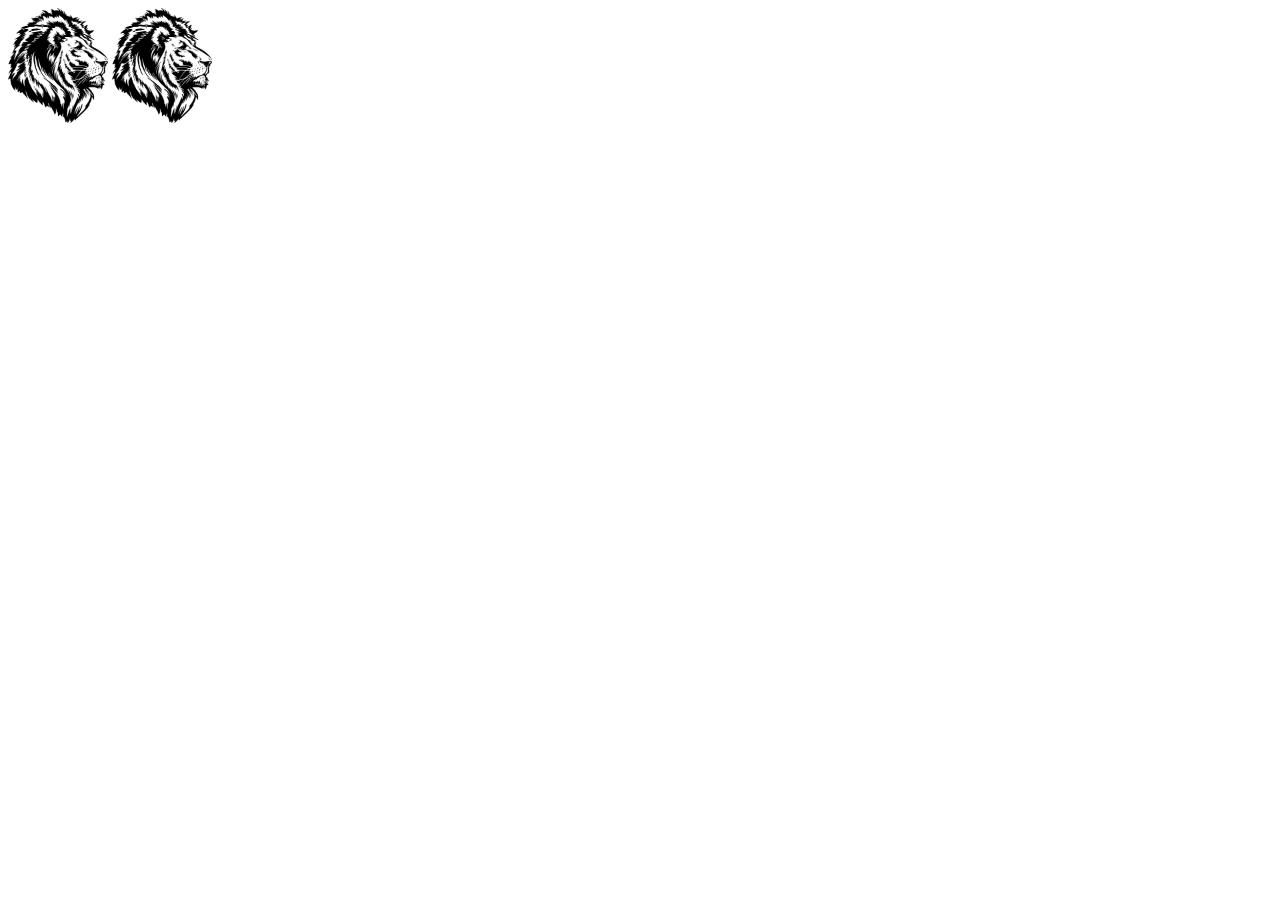
<file: fancybox/index.html>
<!DOCTYPE html>
<html>
<head>
	<title>Açılır galeri</title>
	<meta charset="UTF-8">
	<link href="jquery.fancybox.min.css" type="text/css" rel="stylesheet">
	<script src="https://cdnjs.cloudflare.com/ajax/libs/jquery/3.3.1/jquery.js"></script>
	<script src="https://cdnjs.cloudflare.com/ajax/libs/jquery/3.3.1/jquery.min.js"></script>
	<script src="jquery.fancybox.min.js" defer></script>
</head>
<body>
<img data-fancybox="gallery1" href="deneme.png" src="deneme.png" width="100">
<img data-fancybox="gallery1" href="deneme.png" src="deneme.png" width="100">
</body>
</html>
</file>
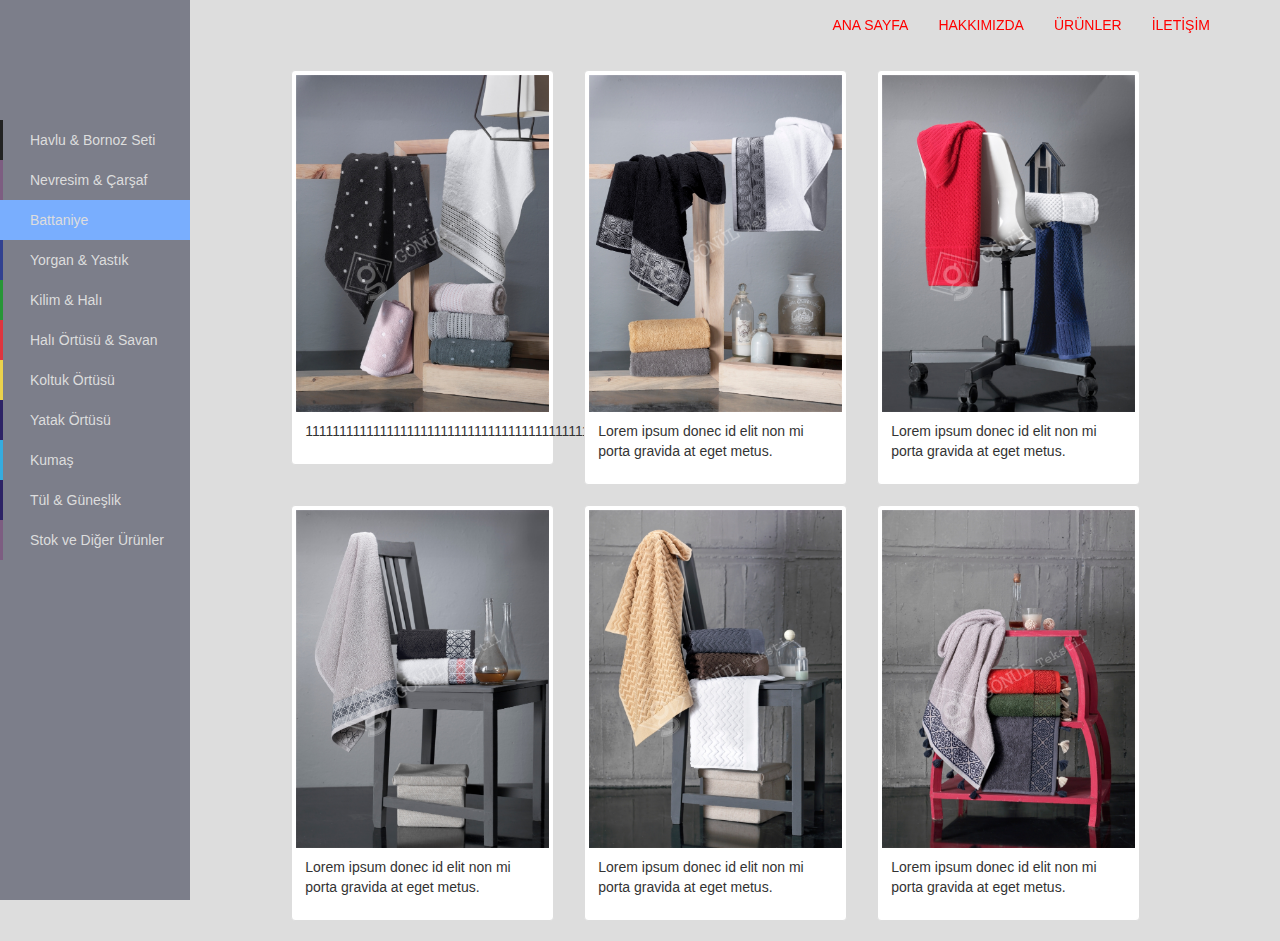
<file: battaniye.html>
<!DOCTYPE html>
<html>
<head>
	<title>Aktar Tekstil</title>
	<link rel="stylesheet" href="https://maxcdn.bootstrapcdn.com/bootstrap/3.4.1/css/bootstrap.min.css">
	<link rel="stylesheet" href="style.css">
	<link href="fancybox/jquery.fancybox.min.css" type="text/css" rel="stylesheet">
	<script src="fancybox/jquery.fancybox.min.js" defer></script>
	<script src="https://ajax.googleapis.com/ajax/libs/jquery/3.4.1/jquery.min.js"></script>
	<script src="https://maxcdn.bootstrapcdn.com/bootstrap/3.4.1/js/bootstrap.min.js"></script>
</head>
<body>

<nav id="top-nav-collapse">
        <div class="navbar navbar-inverse navbar-fixed-top">
            <div class="container">
                <div class="navbar-header">
                    <button type="button" class="navbar-toggle collapsed" data-toggle="collapse" data-target="#navbar" aria-expanded="false" aria-controls="navbar">
                        <span class="icon-bar"></span>
                        <span class="icon-bar"></span>
                        <span class="icon-bar"></span>
                    </button>
                    
                </div>
                <div id="navbar" class="navbar-collapse collapse">
                               

                  
                    <ul class="nav navbar-nav navbar-right" >
                        <li class=""><a href="./" title="ANA SAYFA">ANA SAYFA</a></li>
                        <li class=""><a href="./hakkimizda.html" title="HAKKIMIZDA">HAKKIMIZDA</a></li>
                        <li class=""><a href="./havlubornoz.html" title="ÜRÜNLER">ÜRÜNLER</a></li>
                         <li class=""><a href="./iletisim.html" title="İLETİŞİM">İLETİŞİM</a></li>                    </ul>
                </div>
            </div>
        </div>
    </nav>
    <div style="height: 80px; width:100%; float: left; display: block;">&nbsp;</div>
	
	<div id="wrapper" class="toogled">
        <div class="overlay" style="display: block;"></div>
    
        <!-- Sidebar -->
        <nav class="navbar navbar-inverse navbar-fixed-top" id="sidebar-wrapper" role="navigation">
            <ul class="nav sidebar-nav">
           
                    
                
              
                <li >
                    <a href="./havlubornoz.html">Havlu & Bornoz Seti</a>
                </li>
                <li>
                    <a href="./nevresimcarsaf.html">Nevresim & Çarşaf</a>
                </li>
                <li  style = "background-color:#79aefe">
                    <a href="./battaniye.html">Battaniye</a>
                </li>
                <li>
                    <a href="./yorganyastik.html">Yorgan & Yastık </a>
                </li>
                
                <li>
                    <a href="./kilimhali.html">Kilim & Halı</a>
                </li>
                <li>
                    <a href="./haliortususavan.html">Halı Örtüsü & Savan </a>
                </li>
                <li>
                    <a href="./koltukortusu.html">Koltuk Örtüsü</a>
                </li>
                 <li>
                    <a href="./yatakortusu.html">Yatak Örtüsü</a>
                </li>
                 <li>
                    <a href="./kumas.html">Kumaş</a>
                </li>
                 <li>
                    <a href="./tulguneslik.html">Tül & Güneşlik</a>
                </li>
                <li>
                    <a href="./stokvediger.html">Stok ve Diğer Ürünler</a>
                </li>
            </ul>
        </nav>
        <!-- /#sidebar-wrapper -->

        <!-- Page Content -->
        <div id="page-content-wrapper">
            
            <div class="container" style ="width: 909px">
                <div class="row">
                    <div class="col-lg-12 col-lg-offset-1">
                       

                        <div class="col-md-4">
                          <div class="thumbnail">
                              <img data-fancybox="gallery1" href="images/havlu/1.jpg" src="images/havlu/1.jpg" alt="Lights" style="width:100%">
                              <div class="caption">
                                <p>111111111111111111111111111111111111111111</p>
                                

                              </div>
                          </div>
                        </div>

                        <div class="col-md-4">
                          <div class="thumbnail">
                              <img data-fancybox="gallery1" href="images/havlu/2.jpg" src="images/havlu/2.jpg" alt="Lights" style="width:100%">
                              <div class="caption">
                                <p>Lorem ipsum donec id elit non mi porta gravida at eget metus.</p>
                              </div>
                          </div>
                        </div>


                        <div class="col-md-4">
                          <div class="thumbnail">
                              <img data-fancybox="gallery1" href="images/havlu/3.jpg" src="images/havlu/3.jpg" alt="Lights" style="width:100%">
                              <div class="caption">
                                <p>Lorem ipsum donec id elit non mi porta gravida at eget metus.</p>
                              </div>
                          </div>
                        </div>


                        <div class="col-md-4">
                          <div class="thumbnail">
                              <img data-fancybox="gallery1" href="images/havlu/4.jpg" src="images/havlu/4.jpg" alt="Lights" style="width:100%">
                              <div class="caption">
                                <p>Lorem ipsum donec id elit non mi porta gravida at eget metus.</p>
                              </div>
                          </div>
                        </div>

                           <div class="col-md-4">
                          <div class="thumbnail">
                              <img data-fancybox="gallery1" href="images/havlu/5.jpg" src="images/havlu/5.jpg" alt="Lights" style="width:100%">
                              <div class="caption">
                                <p>Lorem ipsum donec id elit non mi porta gravida at eget metus.</p>
                              </div>
                          </div>
                        </div>

                               <div class="col-md-4">
                          <div class="thumbnail">
                              <img data-fancybox="gallery1" href="images/havlu/6.jpg" src="images/havlu/6.jpg" alt="Lights" style="width:100%">
                              <div class="caption">
                                <p>Lorem ipsum donec id elit non mi porta gravida at eget metus.</p>
                              </div>
                          </div>
                        </div>



                    </div>
                </div>
            </div>
        </div>

    </div>
</file>
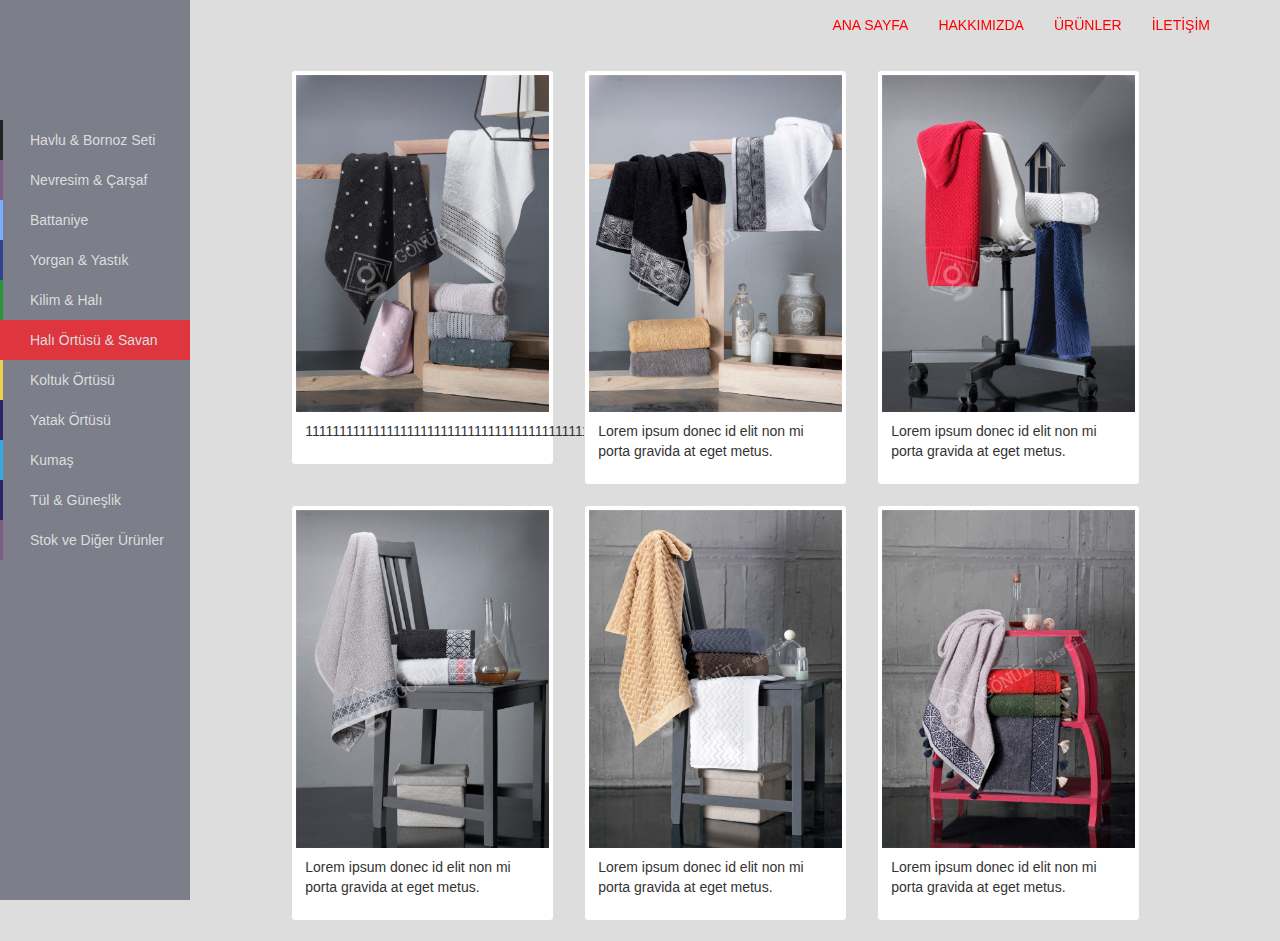
<file: haliortususavan.html>
<!DOCTYPE html>
<html>
<head>
	<title>Aktar Tekstil</title>
	<link rel="stylesheet" href="https://maxcdn.bootstrapcdn.com/bootstrap/3.4.1/css/bootstrap.min.css">
	<link rel="stylesheet" href="style.css">
	<link href="fancybox/jquery.fancybox.min.css" type="text/css" rel="stylesheet">
	<script src="fancybox/jquery.fancybox.min.js" defer></script>
	<script src="https://ajax.googleapis.com/ajax/libs/jquery/3.4.1/jquery.min.js"></script>
	<script src="https://maxcdn.bootstrapcdn.com/bootstrap/3.4.1/js/bootstrap.min.js"></script>
</head>
<body>

<nav id="top-nav-collapse">
        <div class="navbar navbar-inverse navbar-fixed-top">
            <div class="container">
                <div class="navbar-header">
                    <button type="button" class="navbar-toggle collapsed" data-toggle="collapse" data-target="#navbar" aria-expanded="false" aria-controls="navbar">
                        <span class="icon-bar"></span>
                        <span class="icon-bar"></span>
                        <span class="icon-bar"></span>
                    </button>
                    
                </div>
                <div id="navbar" class="navbar-collapse collapse">
                               

                  
                    <ul class="nav navbar-nav navbar-right" >
                        <li class=""><a href="./" title="ANA SAYFA">ANA SAYFA</a></li>
                        <li class=""><a href="./hakkimizda.html" title="HAKKIMIZDA">HAKKIMIZDA</a></li>
                        <li class=""><a href="./havlubornoz.html" title="ÜRÜNLER">ÜRÜNLER</a></li>
                         <li class=""><a href="./iletisim.html" title="İLETİŞİM">İLETİŞİM</a></li>                    </ul>
                </div>
            </div>
        </div>
    </nav>
    <div style="height: 80px; width:100%; float: left; display: block;">&nbsp;</div>
	
	<div id="wrapper" class="toogled">
        <div class="overlay" style="display: block;"></div>
    
        <!-- Sidebar -->
        <nav class="navbar navbar-inverse navbar-fixed-top" id="sidebar-wrapper" role="navigation">
            <ul class="nav sidebar-nav">
           
                    
                
              
                <li >
                    <a href="./havlubornoz.html">Havlu & Bornoz Seti</a>
                </li>
                <li>
                    <a href="./nevresimcarsaf.html">Nevresim & Çarşaf</a>
                </li>
                <li>
                    <a href="./battaniye.html">Battaniye</a>
                </li>
                <li>
                    <a href="./yorganyastik.html">Yorgan & Yastık </a>
                </li>
                
                <li>
                    <a href="./kilimhali.html">Kilim & Halı</a>
                </li>
                <li  style = "background-color:#df353e">
                    <a href="./haliortususavan.html">Halı Örtüsü & Savan </a>
                </li>
                <li>
                    <a href="./koltukortusu.html">Koltuk Örtüsü</a>
                </li>
                 <li>
                    <a href="./yatakortusu.html">Yatak Örtüsü</a>
                </li>
                 <li>
                    <a href="./kumas.html">Kumaş</a>
                </li>
                 <li>
                    <a href="./tulguneslik.html">Tül & Güneşlik</a>
                </li>
                <li>
                    <a href="./stokvediger.html">Stok ve Diğer Ürünler</a>
                </li>
            </ul>
        </nav>
        <!-- /#sidebar-wrapper -->

        <!-- Page Content -->
        <div id="page-content-wrapper">
            
            <div class="container" style ="width: 909px">
                <div class="row">
                    <div class="col-lg-12 col-lg-offset-1">
                       

                        <div class="col-md-4">
                          <div class="thumbnail">
                              <img data-fancybox="gallery1" href="images/havlu/1.jpg" src="images/havlu/1.jpg" alt="Lights" style="width:100%">
                              <div class="caption">
                                <p>111111111111111111111111111111111111111111</p>
                                

                              </div>
                          </div>
                        </div>

                        <div class="col-md-4">
                          <div class="thumbnail">
                              <img data-fancybox="gallery1" href="images/havlu/2.jpg" src="images/havlu/2.jpg" alt="Lights" style="width:100%">
                              <div class="caption">
                                <p>Lorem ipsum donec id elit non mi porta gravida at eget metus.</p>
                              </div>
                          </div>
                        </div>


                        <div class="col-md-4">
                          <div class="thumbnail">
                              <img data-fancybox="gallery1" href="images/havlu/3.jpg" src="images/havlu/3.jpg" alt="Lights" style="width:100%">
                              <div class="caption">
                                <p>Lorem ipsum donec id elit non mi porta gravida at eget metus.</p>
                              </div>
                          </div>
                        </div>


                        <div class="col-md-4">
                          <div class="thumbnail">
                              <img data-fancybox="gallery1" href="images/havlu/4.jpg" src="images/havlu/4.jpg" alt="Lights" style="width:100%">
                              <div class="caption">
                                <p>Lorem ipsum donec id elit non mi porta gravida at eget metus.</p>
                              </div>
                          </div>
                        </div>

                           <div class="col-md-4">
                          <div class="thumbnail">
                              <img data-fancybox="gallery1" href="images/havlu/5.jpg" src="images/havlu/5.jpg" alt="Lights" style="width:100%">
                              <div class="caption">
                                <p>Lorem ipsum donec id elit non mi porta gravida at eget metus.</p>
                              </div>
                          </div>
                        </div>

                               <div class="col-md-4">
                          <div class="thumbnail">
                              <img data-fancybox="gallery1" href="images/havlu/6.jpg" src="images/havlu/6.jpg" alt="Lights" style="width:100%">
                              <div class="caption">
                                <p>Lorem ipsum donec id elit non mi porta gravida at eget metus.</p>
                              </div>
                          </div>
                        </div>



                    </div>
                </div>
            </div>
        </div>

    </div>
</file>
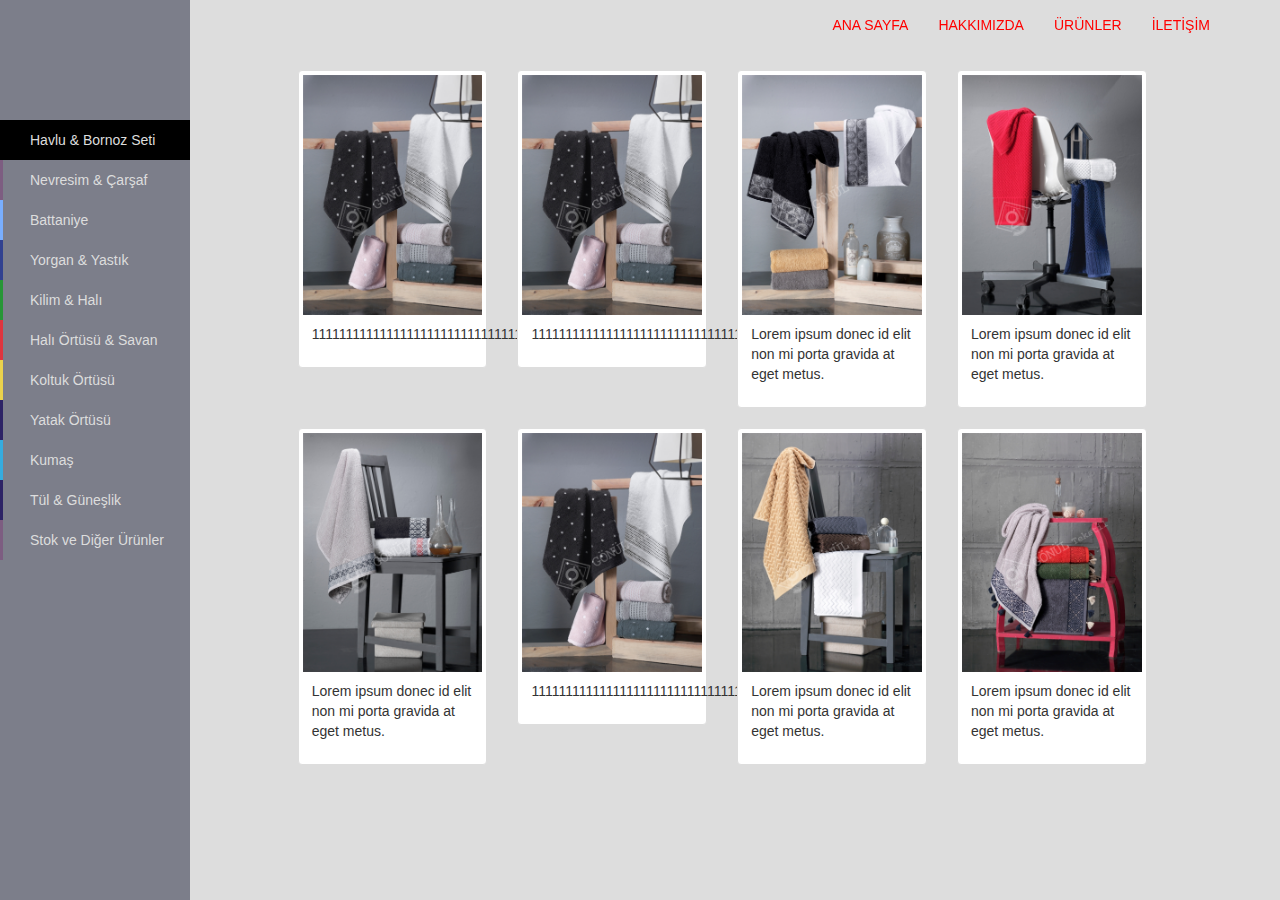
<file: havlubornoz.html>
<!DOCTYPE html>
<html>
<head>
	<title>Aktar Tekstil</title>
	<link rel="stylesheet" href="https://maxcdn.bootstrapcdn.com/bootstrap/3.4.1/css/bootstrap.min.css">
	<link rel="stylesheet" href="style.css">
	<link href="fancybox/jquery.fancybox.min.css" type="text/css" rel="stylesheet">
	<script src="fancybox/jquery.fancybox.min.js" defer></script>
	<script src="https://ajax.googleapis.com/ajax/libs/jquery/3.4.1/jquery.min.js"></script>
	<script src="https://maxcdn.bootstrapcdn.com/bootstrap/3.4.1/js/bootstrap.min.js"></script>
</head>
<body>

<nav id="top-nav-collapse">
        <div class="navbar navbar-inverse navbar-fixed-top">
            <div class="container">
                <div class="navbar-header">
                    <button type="button" class="navbar-toggle collapsed" data-toggle="collapse" data-target="#navbar" aria-expanded="false" aria-controls="navbar">
                        <span class="icon-bar"></span>
                        <span class="icon-bar"></span>
                        <span class="icon-bar"></span>
                    </button>
                    
                </div>
                <div id="navbar" class="navbar-collapse collapse">
                               

                  
                    <ul class="nav navbar-nav navbar-right" >
                        <li class=""><a href="./" title="ANA SAYFA">ANA SAYFA</a></li>
                        <li class=""><a href="./hakkimizda.html" title="HAKKIMIZDA">HAKKIMIZDA</a></li>
                        <li class=""><a href="./havlubornoz.html" title="ÜRÜNLER">ÜRÜNLER</a></li>
                         <li class=""><a href="./iletisim.html" title="İLETİŞİM">İLETİŞİM</a></li>                    </ul>
                </div>
            </div>
        </div>
    </nav>
    <div style="height: 80px; width:100%; float: left; display: block;">&nbsp;</div>
	<div id="wrapper" class="toogled">
        <div class="overlay" style="display: block;"></div>
    
        <!-- Sidebar -->
        <nav class="navbar navbar-inverse navbar-fixed-top" id="sidebar-wrapper" role="navigation">
            <ul class="nav sidebar-nav">
           
                    
                
              
                <li  style = "background-color:black">
                    <a href="./havlubornoz.html">Havlu & Bornoz Seti</a>
                </li>
                <li>
                    <a href="./nevresimcarsaf.html">Nevresim & Çarşaf</a>
                </li>
                <li>
                    <a href="./battaniye.html">Battaniye</a>
                </li>
                <li>
                    <a href="./yorganyastik.html">Yorgan & Yastık </a>
                </li>
                
                <li>
                    <a href="./kilimhali.html">Kilim & Halı</a>
                </li>
                <li>
                    <a href="./haliortususavan.html">Halı Örtüsü & Savan </a>
                </li>
                <li>
                    <a href="./koltukortusu.html">Koltuk Örtüsü</a>
                </li>
                 <li>
                    <a href="./yatakortusu.html">Yatak Örtüsü</a>
                </li>
                 <li>
                    <a href="./kumas.html">Kumaş</a>
                </li>
                 <li>
                    <a href="./tulguneslik.html">Tül & Güneşlik</a>
                </li>
                <li>
                    <a href="./stokvediger.html">Stok ve Diğer Ürünler</a>
                </li>
            </ul>
        </nav>
        <!-- /#sidebar-wrapper -->

        <!-- Page Content -->
        <div id="page-content-wrapper">
            
            <div class="container" style ="width: 909px;margin-left: 15%">
                <div class="row" >
                    <div class="col-lg-12 col-lg-offset-1" >
                       

                        <div class="col-md-3" >
                          <div class="thumbnail">
                              <img data-fancybox="gallery1" href="images/havlu/1.jpg" src="images/havlu/1.jpg" alt="Lights" style="width:100%">
                              <div class="caption">
                                <p>111111111111111111111111111111111111111111</p>
                                

                              </div>
                          </div>
                        </div>
                        <div class="col-md-3" >
                          <div class="thumbnail">
                              <img data-fancybox="gallery1" href="images/havlu/1.jpg" src="images/havlu/1.jpg" alt="Lights" style="width:100%">
                              <div class="caption">
                                <p>111111111111111111111111111111111111111111</p>
                                

                              </div>
                          </div>
                        </div>

                        <div class="col-md-3">
                          <div class="thumbnail">
                              <img data-fancybox="gallery1" href="images/havlu/2.jpg" src="images/havlu/2.jpg" alt="Lights" style="width:100%">
                              <div class="caption">
                                <p>Lorem ipsum donec id elit non mi porta gravida at eget metus.</p>
                              </div>
                          </div>
                        </div>
                        


                        <div class="col-md-3">
                          <div class="thumbnail">
                              <img data-fancybox="gallery1" href="images/havlu/3.jpg" src="images/havlu/3.jpg" alt="Lights" style="width:100%">
                              <div class="caption">
                                <p>Lorem ipsum donec id elit non mi porta gravida at eget metus.</p>
                              </div>
                          </div>
                        </div>


                        <div class="col-md-3">
                          <div class="thumbnail">
                              <img data-fancybox="gallery1" href="images/havlu/4.jpg" src="images/havlu/4.jpg" alt="Lights" style="width:100%">
                              <div class="caption">
                                <p>Lorem ipsum donec id elit non mi porta gravida at eget metus.</p>
                              </div>
                          </div>
                        </div>
                        <div class="col-md-3" >
                          <div class="thumbnail">
                              <img data-fancybox="gallery1" href="images/havlu/1.jpg" src="images/havlu/1.jpg" alt="Lights" style="width:100%">
                              <div class="caption">
                                <p>111111111111111111111111111111111111111111</p>
                                

                              </div>
                          </div>
                        </div>

                           <div class="col-md-3">
                          <div class="thumbnail">
                              <img data-fancybox="gallery1" href="images/havlu/5.jpg" src="images/havlu/5.jpg" alt="Lights" style="width:100%">
                              <div class="caption">
                                <p>Lorem ipsum donec id elit non mi porta gravida at eget metus.</p>
                              </div>
                          </div>
                        </div>

                               <div class="col-md-3">
                          <div class="thumbnail">
                              <img data-fancybox="gallery1" href="images/havlu/6.jpg" src="images/havlu/6.jpg" alt="Lights" style="width:100%">
                              <div class="caption">
                                <p>Lorem ipsum donec id elit non mi porta gravida at eget metus.</p>
                              </div>
                          </div>
                        </div>
                        
                        



                    </div>
                </div>
            </div>
        </div>

    </div>
</file>
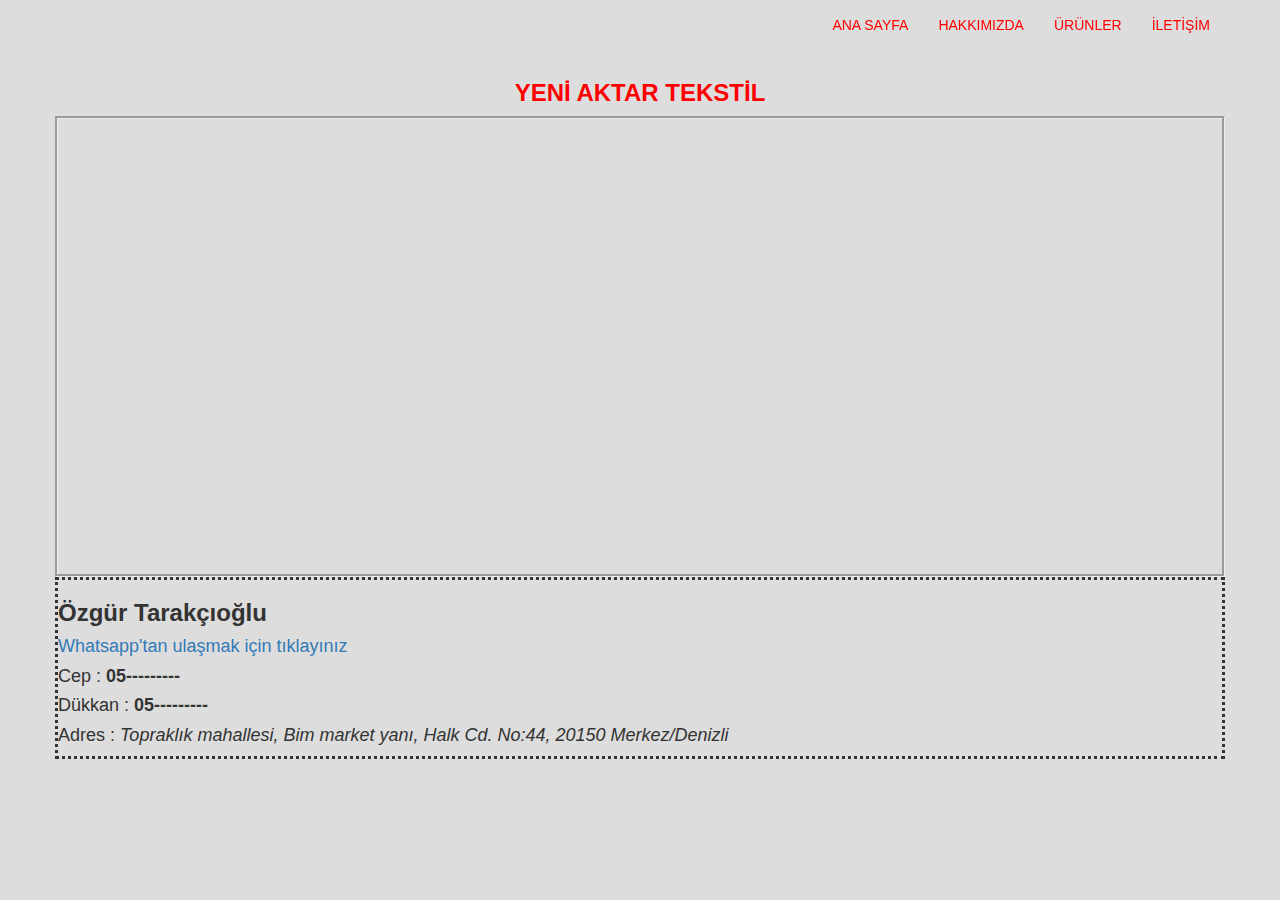
<file: iletisim.html>
<!DOCTYPE html>
<html>
<head>
	<title>Aktar Tekstil</title>
	<link rel="stylesheet" href="https://maxcdn.bootstrapcdn.com/bootstrap/3.4.1/css/bootstrap.min.css">
	<link rel="stylesheet" href="style.css">
	<link href="fancybox/jquery.fancybox.min.css" type="text/css" rel="stylesheet">
	<script src="fancybox/jquery.fancybox.min.js" defer></script>
	<script src="https://ajax.googleapis.com/ajax/libs/jquery/3.4.1/jquery.min.js"></script>
	<script src="https://maxcdn.bootstrapcdn.com/bootstrap/3.4.1/js/bootstrap.min.js"></script>
</head>
<body>

<nav id="top-nav-collapse">
        <div class="navbar navbar-inverse navbar-fixed-top">
            <div class="container">
                <div class="navbar-header">
                    <button type="button" class="navbar-toggle collapsed" data-toggle="collapse" data-target="#navbar" aria-expanded="false" aria-controls="navbar">
                        <span class="icon-bar"></span>
                        <span class="icon-bar"></span>
                        <span class="icon-bar"></span>
                    </button>
                    
                </div>
                <div id="navbar" class="navbar-collapse collapse">
                               

                  
                    <ul class="nav navbar-nav navbar-right" >
                        <li class=""><a href="./" title="ANA SAYFA">ANA SAYFA</a></li>
                        <li class=""><a href="./hakkimizda.html" title="HAKKIMIZDA">HAKKIMIZDA</a></li>
                        <li class=""><a href="./havlubornoz.html" title="ÜRÜNLER">ÜRÜNLER</a></li>
                         <li class=""><a href="./iletisim.html" title="İLETİŞİM">İLETİŞİM</a></li>                    </ul>
                </div>
            </div>
        </div>
    </nav>
    <div style="height: 80px; width:100%; float: left; display: block;">&nbsp;</div>
<div class="container">
   
        <div class="row">
        
            <div> 
                  
                
                
            <h3 style="text-align: center;color:red">  <b>YENİ AKTAR TEKSTİL </b> </h3>
                <div style="border-style:groove" >
                    
                    <iframe  src="https://www.google.com/maps/embed?pb=!1m18!1m12!1m3!1d3153.355068498642!2d29.088985015490884!3d37.78171781953258!2m3!1f0!2f0!3f0!3m2!1i1024!2i768!4f13.1!3m3!1m2!1s0x14c73f939aa10eb1%3A0xda56f4a50663a3c1!2sYeni%20Aktar%20Tekstil!5e0!3m2!1str!2str!4v1585413527227!5m2!1str!2str" width="100%" height="450" frameborder="0" style="border:0;" allowfullscreen="" aria-hidden="false" tabindex="0"></iframe>
                </div>
                
            <div style="border-style:dotted   ">


            
                
                <h3> <b>Özgür Tarakçıoğlu</b> </h3>     
                <h4> <a href="https://api.whatsapp.com/send?phone=905394546844">Whatsapp'tan ulaşmak için tıklayınız </a> </h4>           
                <h4> Cep : <b> 05--------- </b> </h4> 
                
                <h4> Dükkan : <b> 05--------- </b> </h4>      
                <h4> Adres : <em> Topraklık mahallesi, Bim market yanı, Halk Cd. No:44, 20150  Merkez/Denizli </em> <h4>
                
            </div>
                
            </div>
           
        </div>
    </div>
</file>
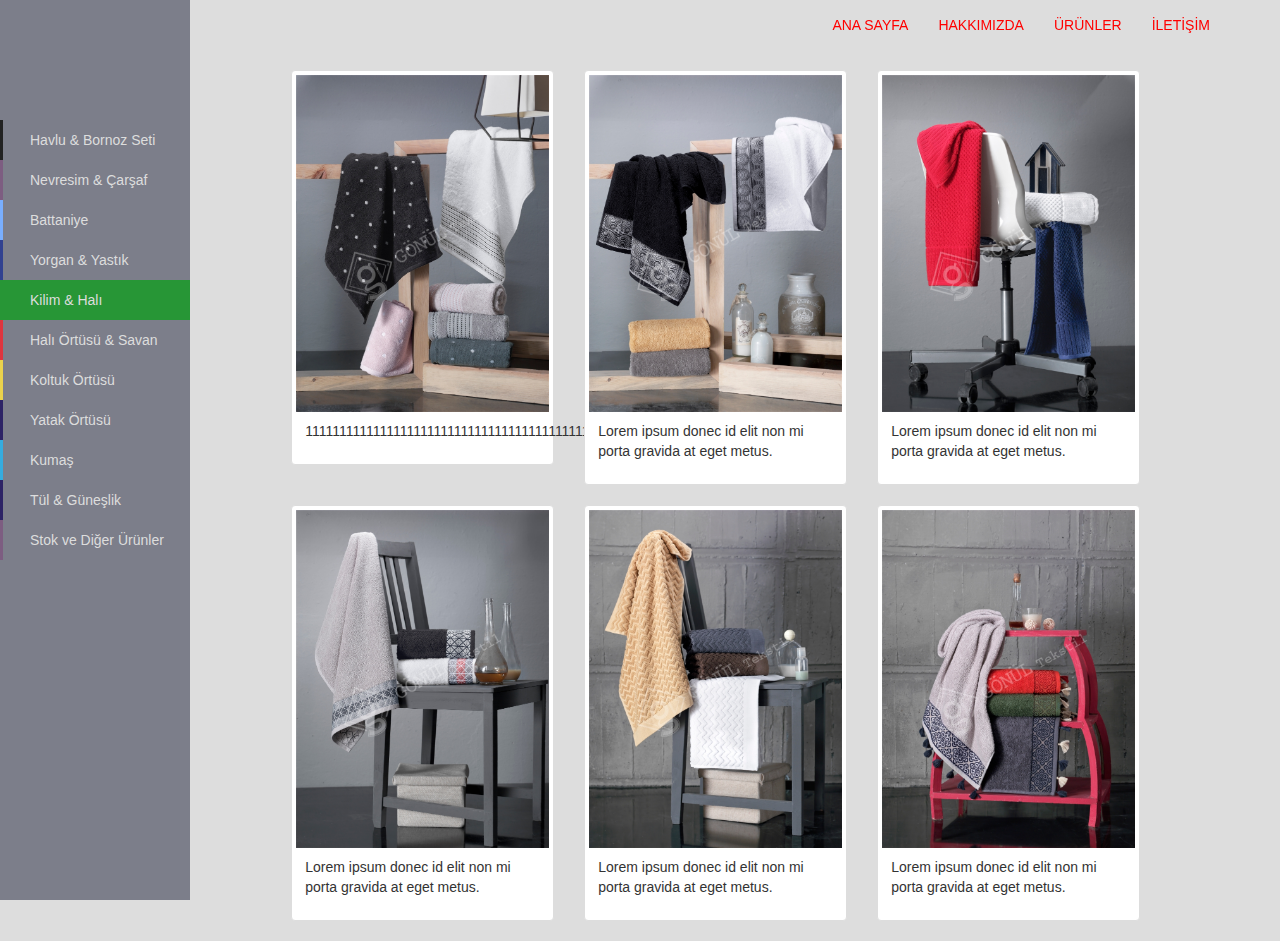
<file: kilimhali.html>
<!DOCTYPE html>
<html>
<head>
	<title>Aktar Tekstil</title>
	<link rel="stylesheet" href="https://maxcdn.bootstrapcdn.com/bootstrap/3.4.1/css/bootstrap.min.css">
	<link rel="stylesheet" href="style.css">
	<link href="fancybox/jquery.fancybox.min.css" type="text/css" rel="stylesheet">
	<script src="fancybox/jquery.fancybox.min.js" defer></script>
	<script src="https://ajax.googleapis.com/ajax/libs/jquery/3.4.1/jquery.min.js"></script>
	<script src="https://maxcdn.bootstrapcdn.com/bootstrap/3.4.1/js/bootstrap.min.js"></script>
</head>
<body>

<nav id="top-nav-collapse">
        <div class="navbar navbar-inverse navbar-fixed-top">
            <div class="container">
                <div class="navbar-header">
                    <button type="button" class="navbar-toggle collapsed" data-toggle="collapse" data-target="#navbar" aria-expanded="false" aria-controls="navbar">
                        <span class="icon-bar"></span>
                        <span class="icon-bar"></span>
                        <span class="icon-bar"></span>
                    </button>
                    
                </div>
                <div id="navbar" class="navbar-collapse collapse">
                               

                  
                    <ul class="nav navbar-nav navbar-right" >
                        <li class=""><a href="./" title="ANA SAYFA">ANA SAYFA</a></li>
                        <li class=""><a href="./hakkimizda.html" title="HAKKIMIZDA">HAKKIMIZDA</a></li>
                        <li class=""><a href="./havlubornoz.html" title="ÜRÜNLER">ÜRÜNLER</a></li>
                         <li class=""><a href="./iletisim.html" title="İLETİŞİM">İLETİŞİM</a></li>                    </ul>
                </div>
            </div>
        </div>
    </nav>
    <div style="height: 80px; width:100%; float: left; display: block;">&nbsp;</div>
	
	<div id="wrapper" class="toogled">
        <div class="overlay" style="display: block;"></div>
    
        <!-- Sidebar -->
        <nav class="navbar navbar-inverse navbar-fixed-top" id="sidebar-wrapper" role="navigation">
            <ul class="nav sidebar-nav">
           
                    
                
              
                <li >
                    <a href="./havlubornoz.html">Havlu & Bornoz Seti</a>
                </li>
                <li>
                    <a href="./nevresimcarsaf.html">Nevresim & Çarşaf</a>
                </li>
                <li>
                    <a href="./battaniye.html">Battaniye</a>
                </li>
                <li>
                    <a href="./yorganyastik.html">Yorgan & Yastık </a>
                </li>
                
                <li  style = "background-color:#279636">
                    <a href="./kilimhali.html">Kilim & Halı</a>
                </li>
                <li>
                    <a href="./haliortususavan.html">Halı Örtüsü & Savan </a>
                </li>
                <li>
                    <a href="./koltukortusu.html">Koltuk Örtüsü</a>
                </li>
                 <li>
                    <a href="./yatakortusu.html">Yatak Örtüsü</a>
                </li>
                 <li>
                    <a href="./kumas.html">Kumaş</a>
                </li>
                 <li>
                    <a href="./tulguneslik.html">Tül & Güneşlik</a>
                </li>
                <li>
                    <a href="./stokvediger.html">Stok ve Diğer Ürünler</a>
                </li>
            </ul>
        </nav>
        <!-- /#sidebar-wrapper -->

        <!-- Page Content -->
        <div id="page-content-wrapper">
            
            <div class="container" style ="width: 909px">
                <div class="row">
                    <div class="col-lg-12 col-lg-offset-1">
                       

                        <div class="col-md-4">
                          <div class="thumbnail">
                              <img data-fancybox="gallery1" href="images/havlu/1.jpg" src="images/havlu/1.jpg" alt="Lights" style="width:100%">
                              <div class="caption">
                                <p>111111111111111111111111111111111111111111</p>
                                

                              </div>
                          </div>
                        </div>

                        <div class="col-md-4">
                          <div class="thumbnail">
                              <img data-fancybox="gallery1" href="images/havlu/2.jpg" src="images/havlu/2.jpg" alt="Lights" style="width:100%">
                              <div class="caption">
                                <p>Lorem ipsum donec id elit non mi porta gravida at eget metus.</p>
                              </div>
                          </div>
                        </div>


                        <div class="col-md-4">
                          <div class="thumbnail">
                              <img data-fancybox="gallery1" href="images/havlu/3.jpg" src="images/havlu/3.jpg" alt="Lights" style="width:100%">
                              <div class="caption">
                                <p>Lorem ipsum donec id elit non mi porta gravida at eget metus.</p>
                              </div>
                          </div>
                        </div>


                        <div class="col-md-4">
                          <div class="thumbnail">
                              <img data-fancybox="gallery1" href="images/havlu/4.jpg" src="images/havlu/4.jpg" alt="Lights" style="width:100%">
                              <div class="caption">
                                <p>Lorem ipsum donec id elit non mi porta gravida at eget metus.</p>
                              </div>
                          </div>
                        </div>

                           <div class="col-md-4">
                          <div class="thumbnail">
                              <img data-fancybox="gallery1" href="images/havlu/5.jpg" src="images/havlu/5.jpg" alt="Lights" style="width:100%">
                              <div class="caption">
                                <p>Lorem ipsum donec id elit non mi porta gravida at eget metus.</p>
                              </div>
                          </div>
                        </div>

                               <div class="col-md-4">
                          <div class="thumbnail">
                              <img data-fancybox="gallery1" href="images/havlu/6.jpg" src="images/havlu/6.jpg" alt="Lights" style="width:100%">
                              <div class="caption">
                                <p>Lorem ipsum donec id elit non mi porta gravida at eget metus.</p>
                              </div>
                          </div>
                        </div>



                    </div>
                </div>
            </div>
        </div>

    </div>
</file>
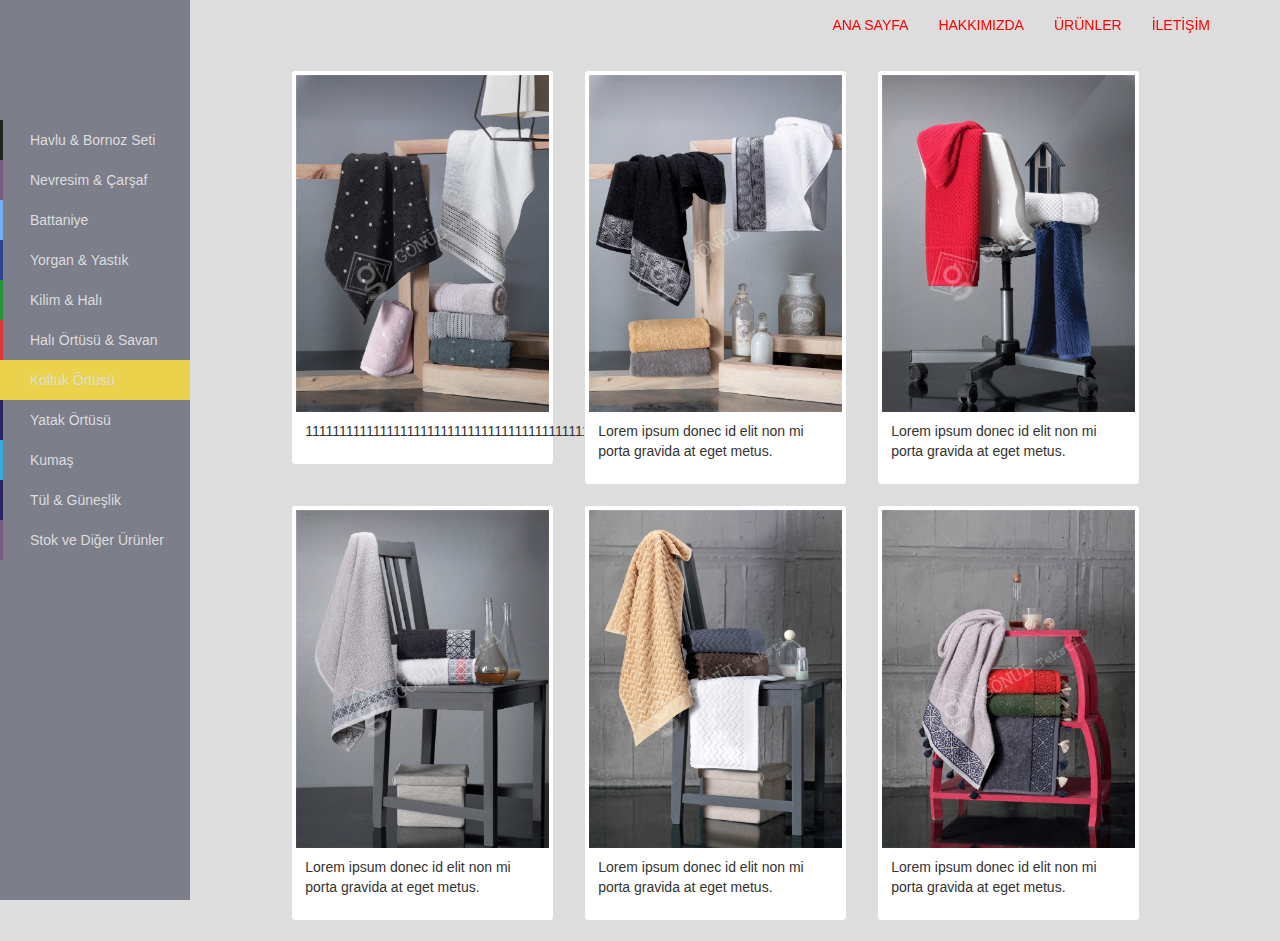
<file: koltukortusu.html>
<!DOCTYPE html>
<html>
<head>
	<title>Aktar Tekstil</title>
	<link rel="stylesheet" href="https://maxcdn.bootstrapcdn.com/bootstrap/3.4.1/css/bootstrap.min.css">
	<link rel="stylesheet" href="style.css">
	<link href="fancybox/jquery.fancybox.min.css" type="text/css" rel="stylesheet">
	<script src="fancybox/jquery.fancybox.min.js" defer></script>
	<script src="https://ajax.googleapis.com/ajax/libs/jquery/3.4.1/jquery.min.js"></script>
	<script src="https://maxcdn.bootstrapcdn.com/bootstrap/3.4.1/js/bootstrap.min.js"></script>
</head>
<body>

<nav id="top-nav-collapse">
        <div class="navbar navbar-inverse navbar-fixed-top">
            <div class="container">
                <div class="navbar-header">
                    <button type="button" class="navbar-toggle collapsed" data-toggle="collapse" data-target="#navbar" aria-expanded="false" aria-controls="navbar">
                        <span class="icon-bar"></span>
                        <span class="icon-bar"></span>
                        <span class="icon-bar"></span>
                    </button>
                    
                </div>
                <div id="navbar" class="navbar-collapse collapse">
                               

                  
                    <ul class="nav navbar-nav navbar-right" >
                        <li class=""><a href="./" title="ANA SAYFA">ANA SAYFA</a></li>
                        <li class=""><a href="./hakkimizda.html" title="HAKKIMIZDA">HAKKIMIZDA</a></li>
                        <li class=""><a href="./havlubornoz.html" title="ÜRÜNLER">ÜRÜNLER</a></li>
                         <li class=""><a href="./iletisim.html" title="İLETİŞİM">İLETİŞİM</a></li>                    </ul>
                </div>
            </div>
        </div>
    </nav>
    <div style="height: 80px; width:100%; float: left; display: block;">&nbsp;</div>
	
	<div id="wrapper" class="toogled">
        <div class="overlay" style="display: block;"></div>
    
        <!-- Sidebar -->
        <nav class="navbar navbar-inverse navbar-fixed-top" id="sidebar-wrapper" role="navigation">
            <ul class="nav sidebar-nav">
           
                    
                
              
                <li ">
                    <a href="./havlubornoz.html">Havlu & Bornoz Seti</a>
                </li>
                <li>
                    <a href="./nevresimcarsaf.html">Nevresim & Çarşaf</a>
                </li>
                <li>
                    <a href="./battaniye.html">Battaniye</a>
                </li>
                <li>
                    <a href="./yorganyastik.html">Yorgan & Yastık </a>
                </li>
                
                <li>
                    <a href="./kilimhali.html">Kilim & Halı</a>
                </li>
                <li>
                    <a href="./haliortususavan.html">Halı Örtüsü & Savan </a>
                </li>
                <li  style = "background-color:#ead24c" >
                    <a href="./koltukortusu.html">Koltuk Örtüsü</a>
                </li>
                 <li>
                    <a href="./yatakortusu.html">Yatak Örtüsü</a>
                </li>
                 <li>
                    <a href="./kumas.html">Kumaş</a>
                </li>
                 <li>
                    <a href="./tulguneslik.html">Tül & Güneşlik</a>
                </li>
                <li>
                    <a href="./stokvediger.html">Stok ve Diğer Ürünler</a>
                </li>
            </ul>
        </nav>
        <!-- /#sidebar-wrapper -->

        <!-- Page Content -->
        <div id="page-content-wrapper">
            
            <div class="container" style ="width: 909px">
                <div class="row">
                    <div class="col-lg-12 col-lg-offset-1">
                       

                        <div class="col-md-4">
                          <div class="thumbnail">
                              <img data-fancybox="gallery1" href="images/havlu/1.jpg" src="images/havlu/1.jpg" alt="Lights" style="width:100%">
                              <div class="caption">
                                <p>111111111111111111111111111111111111111111</p>
                                

                              </div>
                          </div>
                        </div>

                        <div class="col-md-4">
                          <div class="thumbnail">
                              <img data-fancybox="gallery1" href="images/havlu/2.jpg" src="images/havlu/2.jpg" alt="Lights" style="width:100%">
                              <div class="caption">
                                <p>Lorem ipsum donec id elit non mi porta gravida at eget metus.</p>
                              </div>
                          </div>
                        </div>


                        <div class="col-md-4">
                          <div class="thumbnail">
                              <img data-fancybox="gallery1" href="images/havlu/3.jpg" src="images/havlu/3.jpg" alt="Lights" style="width:100%">
                              <div class="caption">
                                <p>Lorem ipsum donec id elit non mi porta gravida at eget metus.</p>
                              </div>
                          </div>
                        </div>


                        <div class="col-md-4">
                          <div class="thumbnail">
                              <img data-fancybox="gallery1" href="images/havlu/4.jpg" src="images/havlu/4.jpg" alt="Lights" style="width:100%">
                              <div class="caption">
                                <p>Lorem ipsum donec id elit non mi porta gravida at eget metus.</p>
                              </div>
                          </div>
                        </div>

                           <div class="col-md-4">
                          <div class="thumbnail">
                              <img data-fancybox="gallery1" href="images/havlu/5.jpg" src="images/havlu/5.jpg" alt="Lights" style="width:100%">
                              <div class="caption">
                                <p>Lorem ipsum donec id elit non mi porta gravida at eget metus.</p>
                              </div>
                          </div>
                        </div>

                               <div class="col-md-4">
                          <div class="thumbnail">
                              <img data-fancybox="gallery1" href="images/havlu/6.jpg" src="images/havlu/6.jpg" alt="Lights" style="width:100%">
                              <div class="caption">
                                <p>Lorem ipsum donec id elit non mi porta gravida at eget metus.</p>
                              </div>
                          </div>
                        </div>



                    </div>
                </div>
            </div>
        </div>

    </div>
</file>
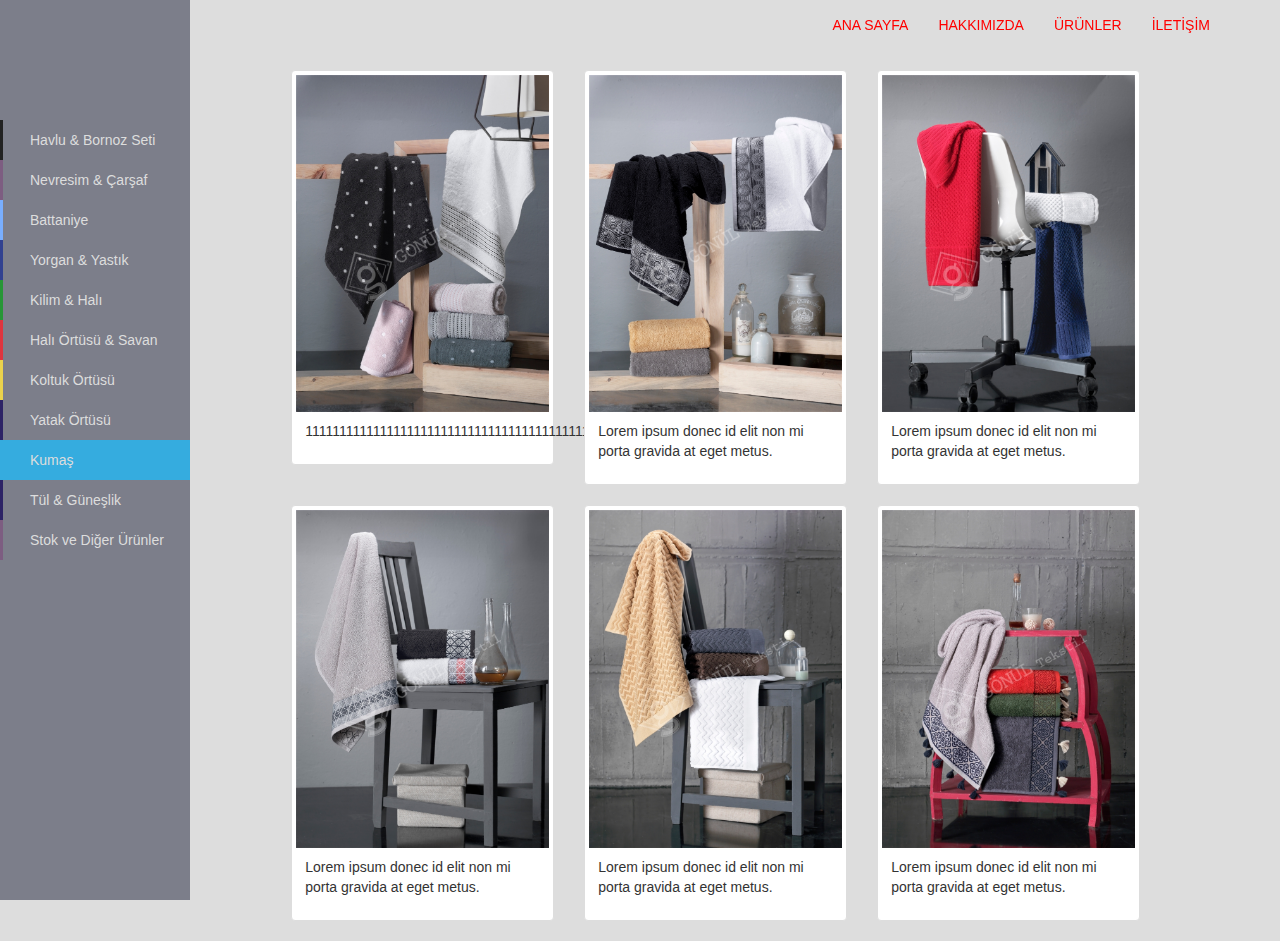
<file: kumas.html>
<!DOCTYPE html>
<html>
<head>
	<title>Aktar Tekstil</title>
	<link rel="stylesheet" href="https://maxcdn.bootstrapcdn.com/bootstrap/3.4.1/css/bootstrap.min.css">
	<link rel="stylesheet" href="style.css">
	<link href="fancybox/jquery.fancybox.min.css" type="text/css" rel="stylesheet">
	<script src="fancybox/jquery.fancybox.min.js" defer></script>
	<script src="https://ajax.googleapis.com/ajax/libs/jquery/3.4.1/jquery.min.js"></script>
	<script src="https://maxcdn.bootstrapcdn.com/bootstrap/3.4.1/js/bootstrap.min.js"></script>
</head>
<body>

<nav id="top-nav-collapse">
        <div class="navbar navbar-inverse navbar-fixed-top">
            <div class="container">
                <div class="navbar-header">
                    <button type="button" class="navbar-toggle collapsed" data-toggle="collapse" data-target="#navbar" aria-expanded="false" aria-controls="navbar">
                        <span class="icon-bar"></span>
                        <span class="icon-bar"></span>
                        <span class="icon-bar"></span>
                    </button>
                    
                </div>
                <div id="navbar" class="navbar-collapse collapse">
                               

                  
                    <ul class="nav navbar-nav navbar-right" >
                        <li class=""><a href="./" title="ANA SAYFA">ANA SAYFA</a></li>
                        <li class=""><a href="./hakkimizda.html" title="HAKKIMIZDA">HAKKIMIZDA</a></li>
                        <li class=""><a href="./havlubornoz.html" title="ÜRÜNLER">ÜRÜNLER</a></li>
                         <li class=""><a href="./iletisim.html" title="İLETİŞİM">İLETİŞİM</a></li>                    </ul>
                </div>
            </div>
        </div>
    </nav>
    <div style="height: 80px; width:100%; float: left; display: block;">&nbsp;</div>
	
	<div id="wrapper" class="toogled">
        <div class="overlay" style="display: block;"></div>
    
        <!-- Sidebar -->
        <nav class="navbar navbar-inverse navbar-fixed-top" id="sidebar-wrapper" role="navigation">
            <ul class="nav sidebar-nav">
           
                    
                
              
                <li  >
                    <a href="./havlubornoz.html">Havlu & Bornoz Seti</a>
                </li>
                <li>
                    <a href="./nevresimcarsaf.html">Nevresim & Çarşaf</a>
                </li>
                <li>
                    <a href="./battaniye.html">Battaniye</a>
                </li>
                <li>
                    <a href="./yorganyastik.html">Yorgan & Yastık </a>
                </li>
                
                <li>
                    <a href="./kilimhali.html">Kilim & Halı</a>
                </li>
                <li>
                    <a href="./haliortususavan.html">Halı Örtüsü & Savan </a>
                </li>
                <li>
                    <a href="./koltukortusu.html">Koltuk Örtüsü</a>
                </li>
                 <li>
                    <a href="./yatakortusu.html">Yatak Örtüsü</a>
                </li>
                 <li style = "background-color:#35acdf">
                    <a href="./kumas.html">Kumaş</a>
                </li>
                 <li>
                    <a href="./tulguneslik.html">Tül & Güneşlik</a>
                </li>
                <li>
                    <a href="./stokvediger.html">Stok ve Diğer Ürünler</a>
                </li>
            </ul>
        </nav>
        <!-- /#sidebar-wrapper -->

        <!-- Page Content -->
        <div id="page-content-wrapper">
            
            <div class="container" style ="width: 909px">
                <div class="row">
                    <div class="col-lg-12 col-lg-offset-1">
                       

                        <div class="col-md-4">
                          <div class="thumbnail">
                              <img data-fancybox="gallery1" href="images/havlu/1.jpg" src="images/havlu/1.jpg" alt="Lights" style="width:100%">
                              <div class="caption">
                                <p>111111111111111111111111111111111111111111</p>
                                

                              </div>
                          </div>
                        </div>

                        <div class="col-md-4">
                          <div class="thumbnail">
                              <img data-fancybox="gallery1" href="images/havlu/2.jpg" src="images/havlu/2.jpg" alt="Lights" style="width:100%">
                              <div class="caption">
                                <p>Lorem ipsum donec id elit non mi porta gravida at eget metus.</p>
                              </div>
                          </div>
                        </div>


                        <div class="col-md-4">
                          <div class="thumbnail">
                              <img data-fancybox="gallery1" href="images/havlu/3.jpg" src="images/havlu/3.jpg" alt="Lights" style="width:100%">
                              <div class="caption">
                                <p>Lorem ipsum donec id elit non mi porta gravida at eget metus.</p>
                              </div>
                          </div>
                        </div>


                        <div class="col-md-4">
                          <div class="thumbnail">
                              <img data-fancybox="gallery1" href="images/havlu/4.jpg" src="images/havlu/4.jpg" alt="Lights" style="width:100%">
                              <div class="caption">
                                <p>Lorem ipsum donec id elit non mi porta gravida at eget metus.</p>
                              </div>
                          </div>
                        </div>

                           <div class="col-md-4">
                          <div class="thumbnail">
                              <img data-fancybox="gallery1" href="images/havlu/5.jpg" src="images/havlu/5.jpg" alt="Lights" style="width:100%">
                              <div class="caption">
                                <p>Lorem ipsum donec id elit non mi porta gravida at eget metus.</p>
                              </div>
                          </div>
                        </div>

                               <div class="col-md-4">
                          <div class="thumbnail">
                              <img data-fancybox="gallery1" href="images/havlu/6.jpg" src="images/havlu/6.jpg" alt="Lights" style="width:100%">
                              <div class="caption">
                                <p>Lorem ipsum donec id elit non mi porta gravida at eget metus.</p>
                              </div>
                          </div>
                        </div>



                    </div>
                </div>
            </div>
        </div>

    </div>
</file>
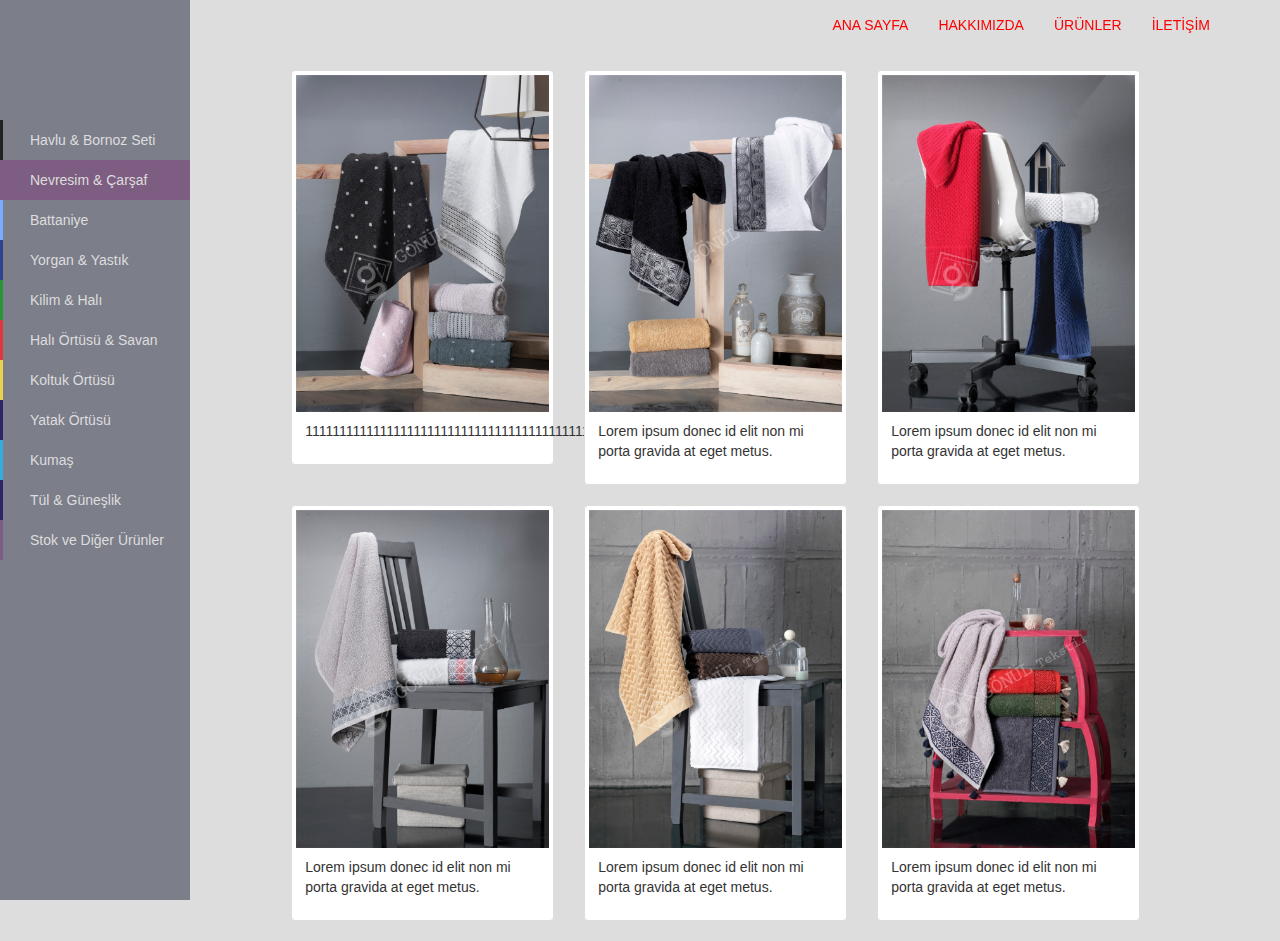
<file: nevresimcarsaf.html>
<!DOCTYPE html>
<html>
<head>
	<title>Aktar Tekstil</title>
	<link rel="stylesheet" href="https://maxcdn.bootstrapcdn.com/bootstrap/3.4.1/css/bootstrap.min.css">
	<link rel="stylesheet" href="style.css">
	<link href="fancybox/jquery.fancybox.min.css" type="text/css" rel="stylesheet">
	<script src="fancybox/jquery.fancybox.min.js" defer></script>
	<script src="https://ajax.googleapis.com/ajax/libs/jquery/3.4.1/jquery.min.js"></script>
	<script src="https://maxcdn.bootstrapcdn.com/bootstrap/3.4.1/js/bootstrap.min.js"></script>
</head>
<body>

<nav id="top-nav-collapse">
        <div class="navbar navbar-inverse navbar-fixed-top">
            <div class="container">
                <div class="navbar-header">
                    <button type="button" class="navbar-toggle collapsed" data-toggle="collapse" data-target="#navbar" aria-expanded="false" aria-controls="navbar">
                        <span class="icon-bar"></span>
                        <span class="icon-bar"></span>
                        <span class="icon-bar"></span>
                    </button>
                    
                </div>
                <div id="navbar" class="navbar-collapse collapse">
                               

                  
                    <ul class="nav navbar-nav navbar-right" >
                        <li class=""><a href="./" title="ANA SAYFA">ANA SAYFA</a></li>
                        <li class=""><a href="./hakkimizda.html" title="HAKKIMIZDA">HAKKIMIZDA</a></li>
                        <li class=""><a href="./havlubornoz.html" title="ÜRÜNLER">ÜRÜNLER</a></li>
                         <li class=""><a href="./iletisim.html" title="İLETİŞİM">İLETİŞİM</a></li>                    </ul>
                </div>
            </div>
        </div>
    </nav>
    <div style="height: 80px; width:100%; float: left; display: block;">&nbsp;</div>
	
	<div id="wrapper" class="toogled">
        <div class="overlay" style="display: block;"></div>
    
        <!-- Sidebar -->
        <nav class="navbar navbar-inverse navbar-fixed-top" id="sidebar-wrapper" role="navigation">
            <ul class="nav sidebar-nav">
           
                    
                
              
                <li  >
                    <a href="./havlubornoz.html">Havlu & Bornoz Seti</a>
                </li>
                <li  style = "background-color: #7d5d81">
                    <a href="./nevresimcarsaf.html">Nevresim & Çarşaf</a>
                </li>
                <li>
                    <a href="./battaniye.html">Battaniye</a>
                </li>
                <li>
                    <a href="./yorganyastik.html">Yorgan & Yastık </a>
                </li>
                
                <li>
                    <a href="./kilimhali.html">Kilim & Halı</a>
                </li>
                <li>
                    <a href="./haliortususavan.html">Halı Örtüsü & Savan </a>
                </li>
                <li>
                    <a href="./koltukortusu.html">Koltuk Örtüsü</a>
                </li>
                 <li>
                    <a href="./yatakortusu.html">Yatak Örtüsü</a>
                </li>
                 <li>
                    <a href="./kumas.html">Kumaş</a>
                </li>
                 <li>
                    <a href="./tulguneslik.html">Tül & Güneşlik</a>
                </li>
                <li>
                    <a href="./stokvediger.html">Stok ve Diğer Ürünler</a>
                </li>
            </ul>
        </nav>
        <!-- /#sidebar-wrapper -->

        <!-- Page Content -->
        <div id="page-content-wrapper">
            
            <div class="container" style ="width: 909px">
                <div class="row">
                    <div class="col-lg-12 col-lg-offset-1">
                       

                        <div class="col-md-4">
                          <div class="thumbnail">
                              <img data-fancybox="gallery1" href="images/havlu/1.jpg" src="images/havlu/1.jpg" alt="Lights" style="width:100%">
                              <div class="caption">
                                <p>111111111111111111111111111111111111111111</p>
                                

                              </div>
                          </div>
                        </div>

                        <div class="col-md-4">
                          <div class="thumbnail">
                              <img data-fancybox="gallery1" href="images/havlu/2.jpg" src="images/havlu/2.jpg" alt="Lights" style="width:100%">
                              <div class="caption">
                                <p>Lorem ipsum donec id elit non mi porta gravida at eget metus.</p>
                              </div>
                          </div>
                        </div>


                        <div class="col-md-4">
                          <div class="thumbnail">
                              <img data-fancybox="gallery1" href="images/havlu/3.jpg" src="images/havlu/3.jpg" alt="Lights" style="width:100%">
                              <div class="caption">
                                <p>Lorem ipsum donec id elit non mi porta gravida at eget metus.</p>
                              </div>
                          </div>
                        </div>


                        <div class="col-md-4">
                          <div class="thumbnail">
                              <img data-fancybox="gallery1" href="images/havlu/4.jpg" src="images/havlu/4.jpg" alt="Lights" style="width:100%">
                              <div class="caption">
                                <p>Lorem ipsum donec id elit non mi porta gravida at eget metus.</p>
                              </div>
                          </div>
                        </div>

                           <div class="col-md-4">
                          <div class="thumbnail">
                              <img data-fancybox="gallery1" href="images/havlu/5.jpg" src="images/havlu/5.jpg" alt="Lights" style="width:100%">
                              <div class="caption">
                                <p>Lorem ipsum donec id elit non mi porta gravida at eget metus.</p>
                              </div>
                          </div>
                        </div>

                               <div class="col-md-4">
                          <div class="thumbnail">
                              <img data-fancybox="gallery1" href="images/havlu/6.jpg" src="images/havlu/6.jpg" alt="Lights" style="width:100%">
                              <div class="caption">
                                <p>Lorem ipsum donec id elit non mi porta gravida at eget metus.</p>
                              </div>
                          </div>
                        </div>



                    </div>
                </div>
            </div>
        </div>

    </div>
</file>
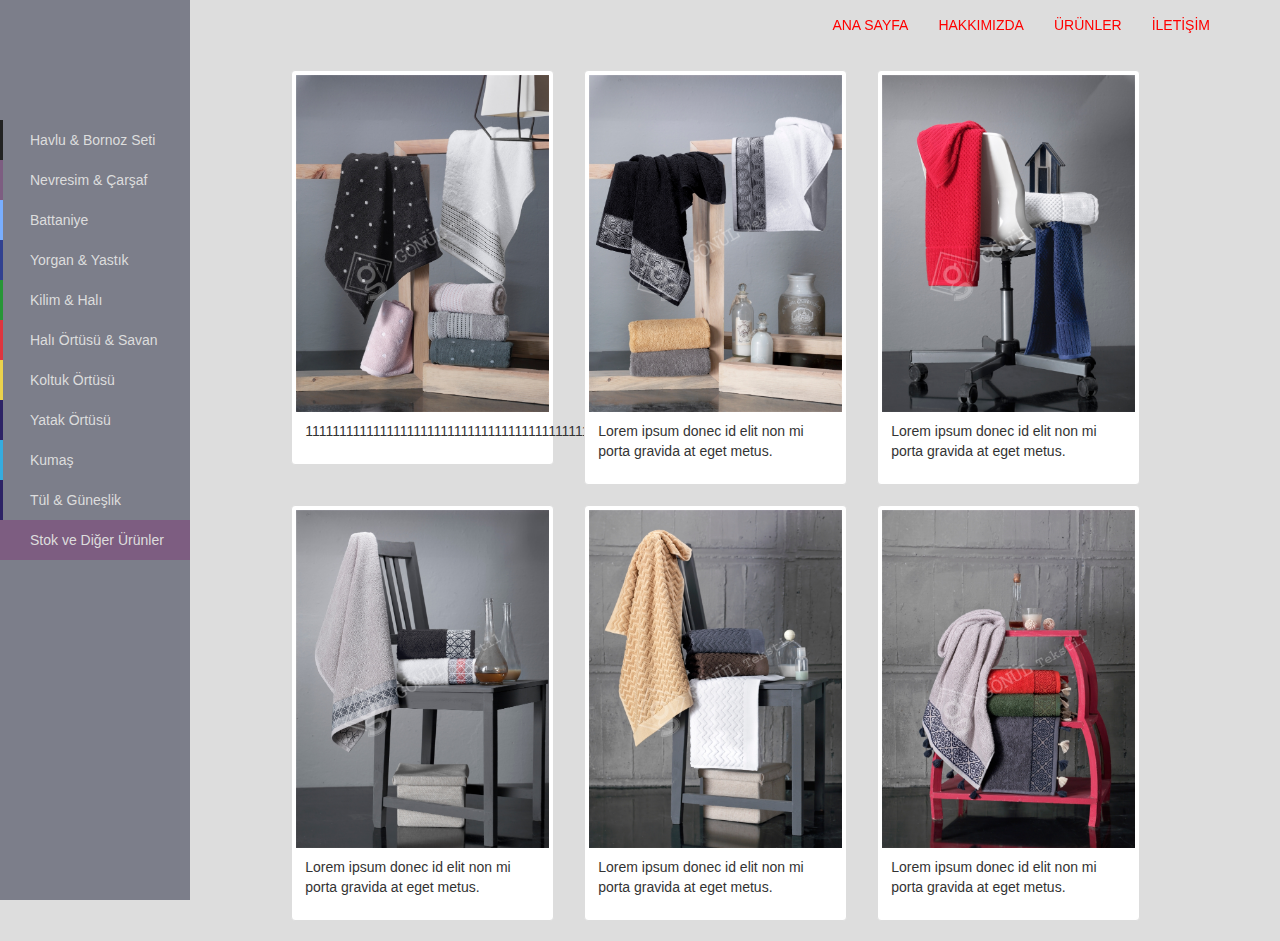
<file: stokvediger.html>
<!DOCTYPE html>
<html>
<head>
	<title>Aktar Tekstil</title>
	<link rel="stylesheet" href="https://maxcdn.bootstrapcdn.com/bootstrap/3.4.1/css/bootstrap.min.css">
	<link rel="stylesheet" href="style.css">
	<link href="fancybox/jquery.fancybox.min.css" type="text/css" rel="stylesheet">
	<script src="fancybox/jquery.fancybox.min.js" defer></script>
	<script src="https://ajax.googleapis.com/ajax/libs/jquery/3.4.1/jquery.min.js"></script>
	<script src="https://maxcdn.bootstrapcdn.com/bootstrap/3.4.1/js/bootstrap.min.js"></script>
</head>
<body>

<nav id="top-nav-collapse">
        <div class="navbar navbar-inverse navbar-fixed-top">
            <div class="container">
                <div class="navbar-header">
                    <button type="button" class="navbar-toggle collapsed" data-toggle="collapse" data-target="#navbar" aria-expanded="false" aria-controls="navbar">
                        <span class="icon-bar"></span>
                        <span class="icon-bar"></span>
                        <span class="icon-bar"></span>
                    </button>
                    
                </div>
                <div id="navbar" class="navbar-collapse collapse">
                               

                  
                    <ul class="nav navbar-nav navbar-right" >
                        <li class=""><a href="./" title="ANA SAYFA">ANA SAYFA</a></li>
                        <li class=""><a href="./hakkimizda.html" title="HAKKIMIZDA">HAKKIMIZDA</a></li>
                        <li class=""><a href="./havlubornoz.html" title="ÜRÜNLER">ÜRÜNLER</a></li>
                         <li class=""><a href="./iletisim.html" title="İLETİŞİM">İLETİŞİM</a></li>                    </ul>
                </div>
            </div>
        </div>
    </nav>
    <div style="height: 80px; width:100%; float: left; display: block;">&nbsp;</div>
	
	<div id="wrapper" class="toogled">
        <div class="overlay" style="display: block;"></div>
    
        <!-- Sidebar -->
        <nav class="navbar navbar-inverse navbar-fixed-top" id="sidebar-wrapper" role="navigation">
            <ul class="nav sidebar-nav">
           
                    
                
              
                <li >
                    <a href="./havlubornoz.html">Havlu & Bornoz Seti</a>
                </li>
                <li>
                    <a href="./nevresimcarsaf.html">Nevresim & Çarşaf</a>
                </li>
                <li>
                    <a href="./battaniye.html">Battaniye</a>
                </li>
                <li>
                    <a href="./yorganyastik.html">Yorgan & Yastık </a>
                </li>
                
                <li>
                    <a href="./kilimhali.html">Kilim & Halı</a>
                </li>
                <li>
                    <a href="./haliortususavan.html">Halı Örtüsü & Savan </a>
                </li>
                <li>
                    <a href="./koltukortusu.html">Koltuk Örtüsü</a>
                </li>
                 <li>
                    <a href="./yatakortusu.html">Yatak Örtüsü</a>
                </li>
                 <li>
                    <a href="./kumas.html">Kumaş</a>
                </li>
                 <li>
                    <a href="./tulguneslik.html">Tül & Güneşlik</a>
                </li>
                <li  style = "background-color:#7d5d81">
                    <a href="./stokvediger.html">Stok ve Diğer Ürünler</a>
                </li>
            </ul>
        </nav>
        <!-- /#sidebar-wrapper -->

        <!-- Page Content -->
        <div id="page-content-wrapper">
            
            <div class="container" style ="width: 909px">
                <div class="row">
                    <div class="col-lg-12 col-lg-offset-1">
                       

                        <div class="col-md-4">
                          <div class="thumbnail">
                              <img data-fancybox="gallery1" href="images/havlu/1.jpg" src="images/havlu/1.jpg" alt="Lights" style="width:100%">
                              <div class="caption">
                                <p>111111111111111111111111111111111111111111</p>
                                

                              </div>
                          </div>
                        </div>

                        <div class="col-md-4">
                          <div class="thumbnail">
                              <img data-fancybox="gallery1" href="images/havlu/2.jpg" src="images/havlu/2.jpg" alt="Lights" style="width:100%">
                              <div class="caption">
                                <p>Lorem ipsum donec id elit non mi porta gravida at eget metus.</p>
                              </div>
                          </div>
                        </div>


                        <div class="col-md-4">
                          <div class="thumbnail">
                              <img data-fancybox="gallery1" href="images/havlu/3.jpg" src="images/havlu/3.jpg" alt="Lights" style="width:100%">
                              <div class="caption">
                                <p>Lorem ipsum donec id elit non mi porta gravida at eget metus.</p>
                              </div>
                          </div>
                        </div>


                        <div class="col-md-4">
                          <div class="thumbnail">
                              <img data-fancybox="gallery1" href="images/havlu/4.jpg" src="images/havlu/4.jpg" alt="Lights" style="width:100%">
                              <div class="caption">
                                <p>Lorem ipsum donec id elit non mi porta gravida at eget metus.</p>
                              </div>
                          </div>
                        </div>

                           <div class="col-md-4">
                          <div class="thumbnail">
                              <img data-fancybox="gallery1" href="images/havlu/5.jpg" src="images/havlu/5.jpg" alt="Lights" style="width:100%">
                              <div class="caption">
                                <p>Lorem ipsum donec id elit non mi porta gravida at eget metus.</p>
                              </div>
                          </div>
                        </div>

                               <div class="col-md-4">
                          <div class="thumbnail">
                              <img data-fancybox="gallery1" href="images/havlu/6.jpg" src="images/havlu/6.jpg" alt="Lights" style="width:100%">
                              <div class="caption">
                                <p>Lorem ipsum donec id elit non mi porta gravida at eget metus.</p>
                              </div>
                          </div>
                        </div>



                    </div>
                </div>
            </div>
        </div>

    </div>
</file>
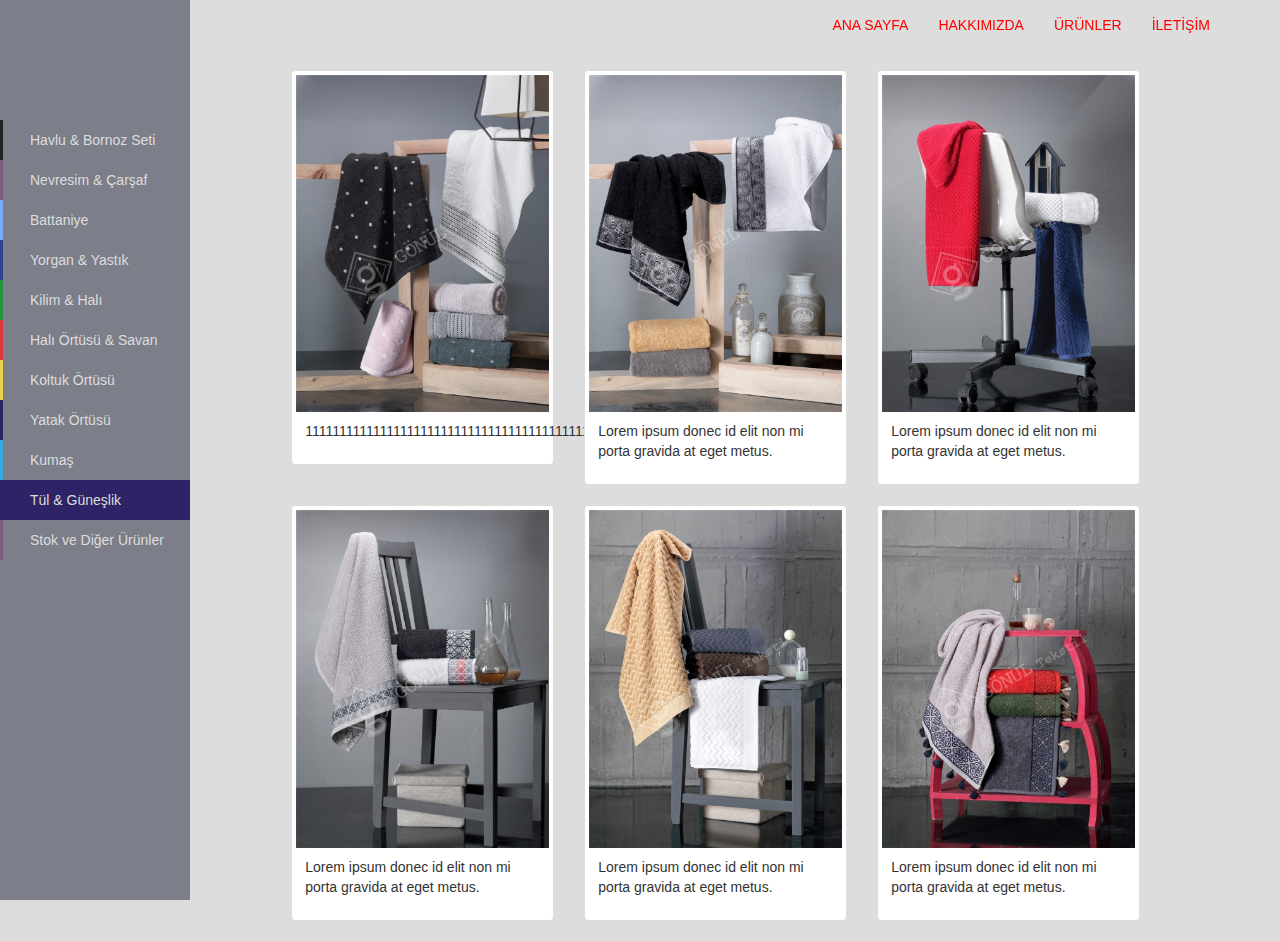
<file: tulguneslik.html>
<!DOCTYPE html>
<html>
<head>
	<title>Aktar Tekstil</title>
	<link rel="stylesheet" href="https://maxcdn.bootstrapcdn.com/bootstrap/3.4.1/css/bootstrap.min.css">
	<link rel="stylesheet" href="style.css">
	<link href="fancybox/jquery.fancybox.min.css" type="text/css" rel="stylesheet">
	<script src="fancybox/jquery.fancybox.min.js" defer></script>
	<script src="https://ajax.googleapis.com/ajax/libs/jquery/3.4.1/jquery.min.js"></script>
	<script src="https://maxcdn.bootstrapcdn.com/bootstrap/3.4.1/js/bootstrap.min.js"></script>
</head>
<body>

<nav id="top-nav-collapse">
        <div class="navbar navbar-inverse navbar-fixed-top">
            <div class="container">
                <div class="navbar-header">
                    <button type="button" class="navbar-toggle collapsed" data-toggle="collapse" data-target="#navbar" aria-expanded="false" aria-controls="navbar">
                        <span class="icon-bar"></span>
                        <span class="icon-bar"></span>
                        <span class="icon-bar"></span>
                    </button>
                    
                </div>
                <div id="navbar" class="navbar-collapse collapse">
                               

                  
                    <ul class="nav navbar-nav navbar-right" >
                        <li class=""><a href="./" title="ANA SAYFA">ANA SAYFA</a></li>
                        <li class=""><a href="./hakkimizda.html" title="HAKKIMIZDA">HAKKIMIZDA</a></li>
                        <li class=""><a href="./havlubornoz.html" title="ÜRÜNLER">ÜRÜNLER</a></li>
                         <li class=""><a href="./iletisim.html" title="İLETİŞİM">İLETİŞİM</a></li>                    </ul>
                </div>
            </div>
        </div>
    </nav>
    <div style="height: 80px; width:100%; float: left; display: block;">&nbsp;</div>
	
	<div id="wrapper" class="toogled">
        <div class="overlay" style="display: block;"></div>
    
        <!-- Sidebar -->
        <nav class="navbar navbar-inverse navbar-fixed-top" id="sidebar-wrapper" role="navigation">
            <ul class="nav sidebar-nav">
           
                    
                
              
                <li  >
                    <a href="./havlubornoz.html">Havlu & Bornoz Seti</a>
                </li>
                <li>
                    <a href="./nevresimcarsaf.html">Nevresim & Çarşaf</a>
                </li>
                <li>
                    <a href="./battaniye.html">Battaniye</a>
                </li>
                <li>
                    <a href="./yorganyastik.html">Yorgan & Yastık </a>
                </li>
                
                <li>
                    <a href="./kilimhali.html">Kilim & Halı</a>
                </li>
                <li>
                    <a href="./haliortususavan.html">Halı Örtüsü & Savan </a>
                </li>
                <li>
                    <a href="./koltukortusu.html">Koltuk Örtüsü</a>
                </li>
                 <li>
                    <a href="./yatakortusu.html">Yatak Örtüsü</a>
                </li>
                 <li>
                    <a href="./kumas.html">Kumaş</a>
                </li>
                 <li style = "background-color:#2d2366">
                    <a href="./tulguneslik.html">Tül & Güneşlik</a>
                </li>
                <li>
                    <a href="./stokvediger.html">Stok ve Diğer Ürünler</a>
                </li>
            </ul>
        </nav>
        <!-- /#sidebar-wrapper -->

        <!-- Page Content -->
        <div id="page-content-wrapper">
            
            <div class="container" style ="width: 909px">
                <div class="row">
                    <div class="col-lg-12 col-lg-offset-1">
                       

                        <div class="col-md-4">
                          <div class="thumbnail">
                              <img data-fancybox="gallery1" href="images/havlu/1.jpg" src="images/havlu/1.jpg" alt="Lights" style="width:100%">
                              <div class="caption">
                                <p>111111111111111111111111111111111111111111</p>
                                

                              </div>
                          </div>
                        </div>

                        <div class="col-md-4">
                          <div class="thumbnail">
                              <img data-fancybox="gallery1" href="images/havlu/2.jpg" src="images/havlu/2.jpg" alt="Lights" style="width:100%">
                              <div class="caption">
                                <p>Lorem ipsum donec id elit non mi porta gravida at eget metus.</p>
                              </div>
                          </div>
                        </div>


                        <div class="col-md-4">
                          <div class="thumbnail">
                              <img data-fancybox="gallery1" href="images/havlu/3.jpg" src="images/havlu/3.jpg" alt="Lights" style="width:100%">
                              <div class="caption">
                                <p>Lorem ipsum donec id elit non mi porta gravida at eget metus.</p>
                              </div>
                          </div>
                        </div>


                        <div class="col-md-4">
                          <div class="thumbnail">
                              <img data-fancybox="gallery1" href="images/havlu/4.jpg" src="images/havlu/4.jpg" alt="Lights" style="width:100%">
                              <div class="caption">
                                <p>Lorem ipsum donec id elit non mi porta gravida at eget metus.</p>
                              </div>
                          </div>
                        </div>

                           <div class="col-md-4">
                          <div class="thumbnail">
                              <img data-fancybox="gallery1" href="images/havlu/5.jpg" src="images/havlu/5.jpg" alt="Lights" style="width:100%">
                              <div class="caption">
                                <p>Lorem ipsum donec id elit non mi porta gravida at eget metus.</p>
                              </div>
                          </div>
                        </div>

                               <div class="col-md-4">
                          <div class="thumbnail">
                              <img data-fancybox="gallery1" href="images/havlu/6.jpg" src="images/havlu/6.jpg" alt="Lights" style="width:100%">
                              <div class="caption">
                                <p>Lorem ipsum donec id elit non mi porta gravida at eget metus.</p>
                              </div>
                          </div>
                        </div>



                    </div>
                </div>
            </div>
        </div>

    </div>
</file>
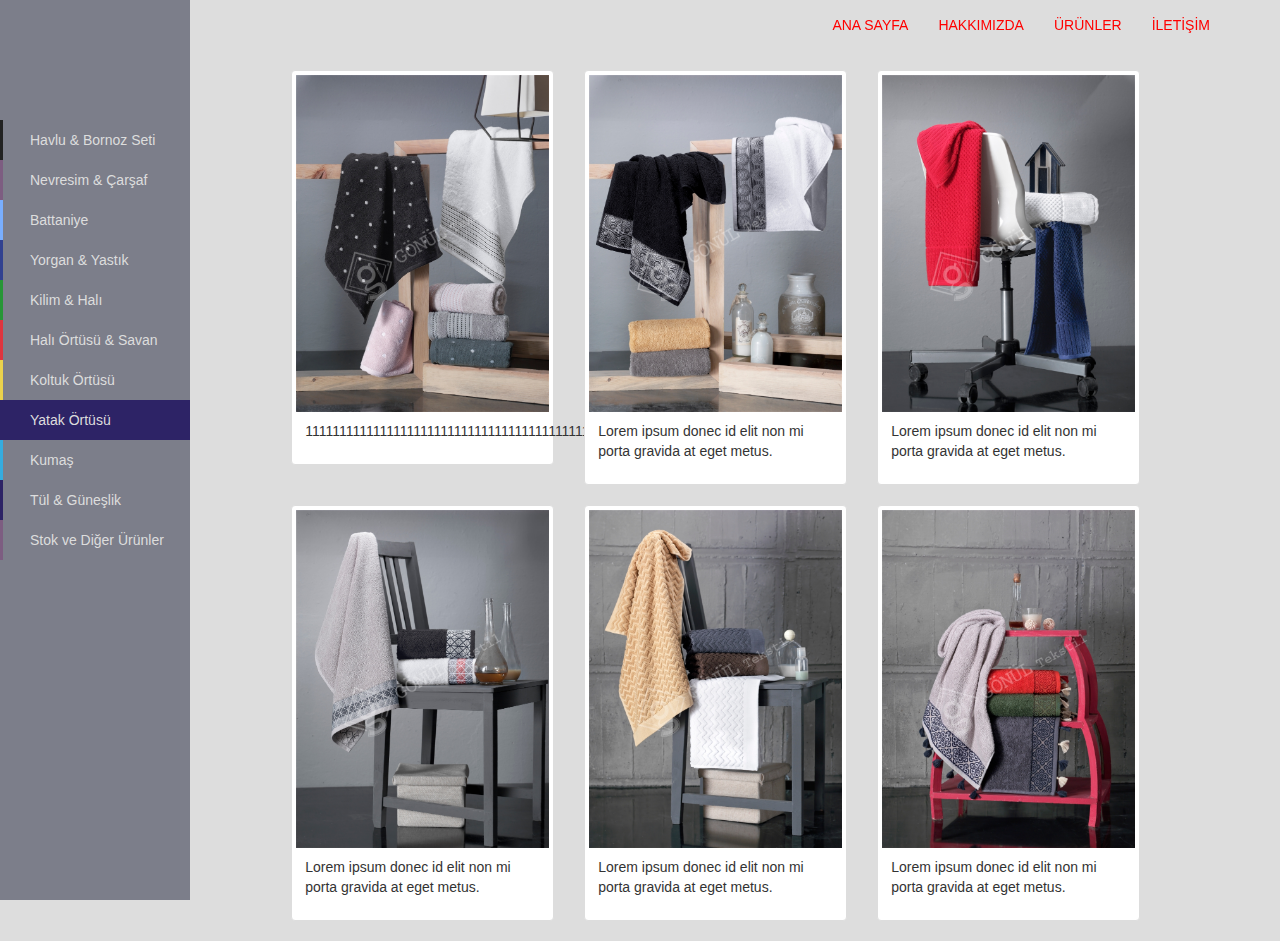
<file: yatakortusu.html>
<!DOCTYPE html>
<html>
<head>
	<title>Aktar Tekstil</title>
	<link rel="stylesheet" href="https://maxcdn.bootstrapcdn.com/bootstrap/3.4.1/css/bootstrap.min.css">
	<link rel="stylesheet" href="style.css">
	<link href="fancybox/jquery.fancybox.min.css" type="text/css" rel="stylesheet">
	<script src="fancybox/jquery.fancybox.min.js" defer></script>
	<script src="https://ajax.googleapis.com/ajax/libs/jquery/3.4.1/jquery.min.js"></script>
	<script src="https://maxcdn.bootstrapcdn.com/bootstrap/3.4.1/js/bootstrap.min.js"></script>
</head>
<body>

<nav id="top-nav-collapse">
        <div class="navbar navbar-inverse navbar-fixed-top">
            <div class="container">
                <div class="navbar-header">
                    <button type="button" class="navbar-toggle collapsed" data-toggle="collapse" data-target="#navbar" aria-expanded="false" aria-controls="navbar">
                        <span class="icon-bar"></span>
                        <span class="icon-bar"></span>
                        <span class="icon-bar"></span>
                    </button>
                    
                </div>
                <div id="navbar" class="navbar-collapse collapse">
                               

                  
                    <ul class="nav navbar-nav navbar-right" >
                        <li class=""><a href="./" title="ANA SAYFA">ANA SAYFA</a></li>
                        <li class=""><a href="./hakkimizda.html" title="HAKKIMIZDA">HAKKIMIZDA</a></li>
                        <li class=""><a href="./havlubornoz.html" title="ÜRÜNLER">ÜRÜNLER</a></li>
                         <li class=""><a href="./iletisim.html" title="İLETİŞİM">İLETİŞİM</a></li>                    </ul>
                </div>
            </div>
        </div>
    </nav>
    <div style="height: 80px; width:100%; float: left; display: block;">&nbsp;</div>
	
	<div id="wrapper" class="toogled">
        <div class="overlay" style="display: block;"></div>
    
        <!-- Sidebar -->
        <nav class="navbar navbar-inverse navbar-fixed-top" id="sidebar-wrapper" role="navigation">
            <ul class="nav sidebar-nav">
           
                    
                
              
                <li ">
                    <a href="./havlubornoz.html">Havlu & Bornoz Seti</a>
                </li>
                <li>
                    <a href="./nevresimcarsaf.html">Nevresim & Çarşaf</a>
                </li>
                <li>
                    <a href="./battaniye.html">Battaniye</a>
                </li>
                <li>
                    <a href="./yorganyastik.html">Yorgan & Yastık </a>
                </li>
                
                <li>
                    <a href="./kilimhali.html">Kilim & Halı</a>
                </li>
                <li>
                    <a href="./haliortususavan.html">Halı Örtüsü & Savan </a>
                </li>
                <li>
                    <a href="./koltukortusu.html">Koltuk Örtüsü</a>
                </li>
                 <li  style = "background-color:#2d2366">
                    <a href="./yatakortusu.html">Yatak Örtüsü</a>
                </li>
                 <li>
                    <a href="./kumas.html">Kumaş</a>
                </li>
                 <li>
                    <a href="./tulguneslik.html">Tül & Güneşlik</a>
                </li>
                <li>
                    <a href="./stokvediger.html">Stok ve Diğer Ürünler</a>
                </li>
            </ul>
        </nav>
        <!-- /#sidebar-wrapper -->

        <!-- Page Content -->
        <div id="page-content-wrapper">
            
            <div class="container" style ="width: 909px">
                <div class="row">
                    <div class="col-lg-12 col-lg-offset-1">
                       

                        <div class="col-md-4">
                          <div class="thumbnail">
                              <img data-fancybox="gallery1" href="images/havlu/1.jpg" src="images/havlu/1.jpg" alt="Lights" style="width:100%">
                              <div class="caption">
                                <p>111111111111111111111111111111111111111111</p>
                                

                              </div>
                          </div>
                        </div>

                        <div class="col-md-4">
                          <div class="thumbnail">
                              <img data-fancybox="gallery1" href="images/havlu/2.jpg" src="images/havlu/2.jpg" alt="Lights" style="width:100%">
                              <div class="caption">
                                <p>Lorem ipsum donec id elit non mi porta gravida at eget metus.</p>
                              </div>
                          </div>
                        </div>


                        <div class="col-md-4">
                          <div class="thumbnail">
                              <img data-fancybox="gallery1" href="images/havlu/3.jpg" src="images/havlu/3.jpg" alt="Lights" style="width:100%">
                              <div class="caption">
                                <p>Lorem ipsum donec id elit non mi porta gravida at eget metus.</p>
                              </div>
                          </div>
                        </div>


                        <div class="col-md-4">
                          <div class="thumbnail">
                              <img data-fancybox="gallery1" href="images/havlu/4.jpg" src="images/havlu/4.jpg" alt="Lights" style="width:100%">
                              <div class="caption">
                                <p>Lorem ipsum donec id elit non mi porta gravida at eget metus.</p>
                              </div>
                          </div>
                        </div>

                           <div class="col-md-4">
                          <div class="thumbnail">
                              <img data-fancybox="gallery1" href="images/havlu/5.jpg" src="images/havlu/5.jpg" alt="Lights" style="width:100%">
                              <div class="caption">
                                <p>Lorem ipsum donec id elit non mi porta gravida at eget metus.</p>
                              </div>
                          </div>
                        </div>

                               <div class="col-md-4">
                          <div class="thumbnail">
                              <img data-fancybox="gallery1" href="images/havlu/6.jpg" src="images/havlu/6.jpg" alt="Lights" style="width:100%">
                              <div class="caption">
                                <p>Lorem ipsum donec id elit non mi porta gravida at eget metus.</p>
                              </div>
                          </div>
                        </div>



                    </div>
                </div>
            </div>
        </div>

    </div>
</file>
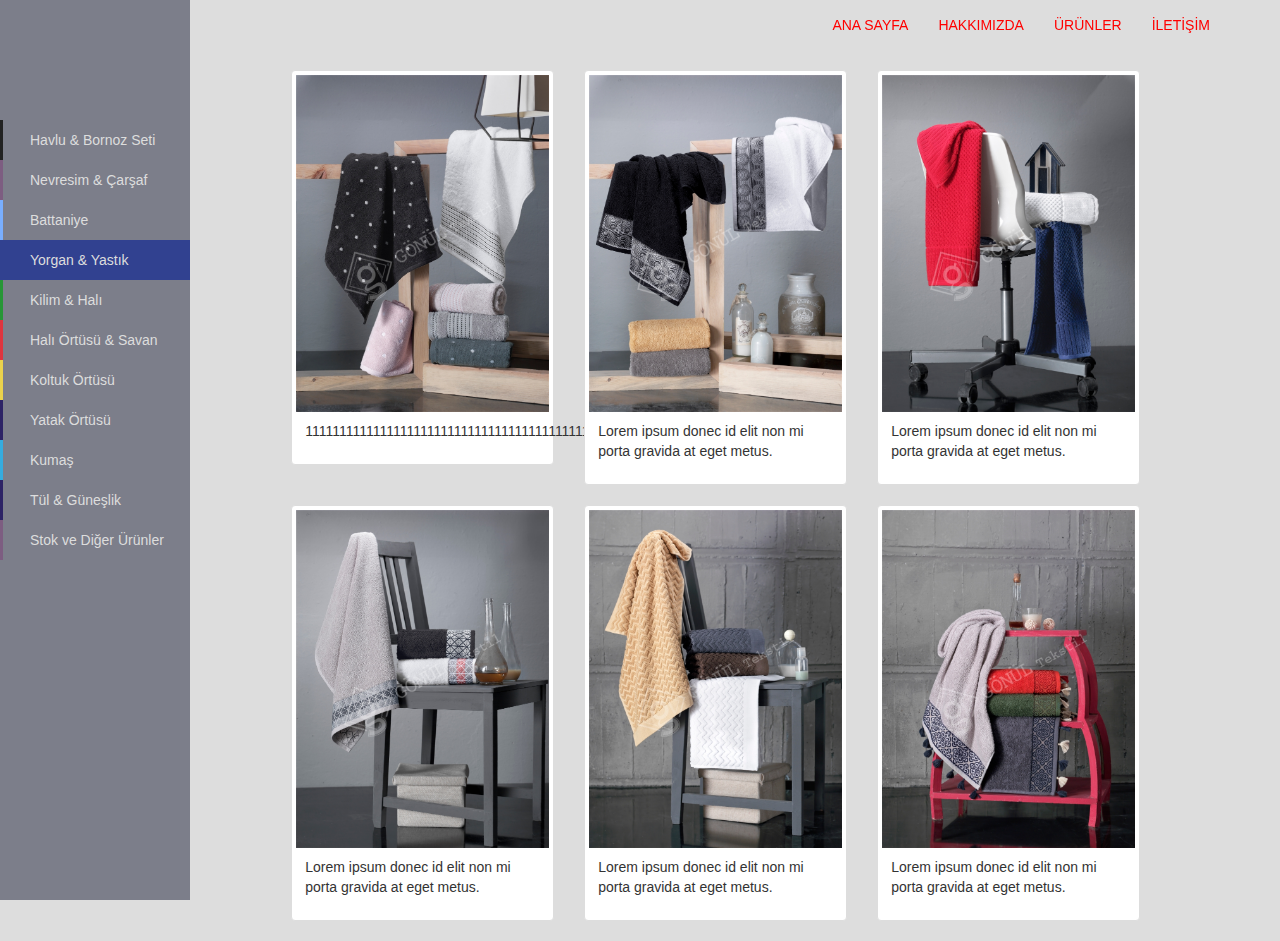
<file: yorganyastik.html>
<!DOCTYPE html>
<html>
<head>
	<title>Aktar Tekstil</title>
	<link rel="stylesheet" href="https://maxcdn.bootstrapcdn.com/bootstrap/3.4.1/css/bootstrap.min.css">
	<link rel="stylesheet" href="style.css">
	<link href="fancybox/jquery.fancybox.min.css" type="text/css" rel="stylesheet">
	<script src="fancybox/jquery.fancybox.min.js" defer></script>
	<script src="https://ajax.googleapis.com/ajax/libs/jquery/3.4.1/jquery.min.js"></script>
	<script src="https://maxcdn.bootstrapcdn.com/bootstrap/3.4.1/js/bootstrap.min.js"></script>
</head>
<body>

<nav id="top-nav-collapse">
        <div class="navbar navbar-inverse navbar-fixed-top">
            <div class="container">
                <div class="navbar-header">
                    <button type="button" class="navbar-toggle collapsed" data-toggle="collapse" data-target="#navbar" aria-expanded="false" aria-controls="navbar">
                        <span class="icon-bar"></span>
                        <span class="icon-bar"></span>
                        <span class="icon-bar"></span>
                    </button>
                    
                </div>
                <div id="navbar" class="navbar-collapse collapse">
                               

                  
                    <ul class="nav navbar-nav navbar-right" >
                        <li class=""><a href="./" title="ANA SAYFA">ANA SAYFA</a></li>
                        <li class=""><a href="./hakkimizda.html" title="HAKKIMIZDA">HAKKIMIZDA</a></li>
                        <li class=""><a href="./havlubornoz.html" title="ÜRÜNLER">ÜRÜNLER</a></li>
                         <li class=""><a href="./iletisim.html" title="İLETİŞİM">İLETİŞİM</a></li>                    </ul>
                </div>
            </div>
        </div>
    </nav>
    <div style="height: 80px; width:100%; float: left; display: block;">&nbsp;</div>
	
	<div id="wrapper" class="toogled">
        <div class="overlay" style="display: block;"></div>
    
        <!-- Sidebar -->
        <nav class="navbar navbar-inverse navbar-fixed-top" id="sidebar-wrapper" role="navigation">
            <ul class="nav sidebar-nav">
           
                    
                
              
                <li >
                    <a href="./havlubornoz.html">Havlu & Bornoz Seti</a>
                </li>
                <li>
                    <a href="./nevresimcarsaf.html">Nevresim & Çarşaf</a>
                </li>
                <li>
                    <a href="./battaniye.html">Battaniye</a>
                </li>
                <li  style = "background-color:#314190">
                    <a href="./yorganyastik.html">Yorgan & Yastık </a>
                </li>
                
                <li>
                    <a href="./kilimhali.html">Kilim & Halı</a>
                </li>
                <li>
                    <a href="./haliortususavan.html">Halı Örtüsü & Savan </a>
                </li>
                <li>
                    <a href="./koltukortusu.html">Koltuk Örtüsü</a>
                </li>
                 <li>
                    <a href="./yatakortusu.html">Yatak Örtüsü</a>
                </li>
                 <li>
                    <a href="./kumas.html">Kumaş</a>
                </li>
                 <li>
                    <a href="./tulguneslik.html">Tül & Güneşlik</a>
                </li>
                <li>
                    <a href="./stokvediger.html">Stok ve Diğer Ürünler</a>
                </li>
            </ul>
        </nav>
        <!-- /#sidebar-wrapper -->

        <!-- Page Content -->
        <div id="page-content-wrapper">
            
            <div class="container" style ="width: 909px">
                <div class="row">
                    <div class="col-lg-12 col-lg-offset-1">
                       

                        <div class="col-md-4">
                          <div class="thumbnail">
                              <img data-fancybox="gallery1" href="images/havlu/1.jpg" src="images/havlu/1.jpg" alt="Lights" style="width:100%">
                              <div class="caption">
                                <p>111111111111111111111111111111111111111111</p>
                                

                              </div>
                          </div>
                        </div>

                        <div class="col-md-4">
                          <div class="thumbnail">
                              <img data-fancybox="gallery1" href="images/havlu/2.jpg" src="images/havlu/2.jpg" alt="Lights" style="width:100%">
                              <div class="caption">
                                <p>Lorem ipsum donec id elit non mi porta gravida at eget metus.</p>
                              </div>
                          </div>
                        </div>


                        <div class="col-md-4">
                          <div class="thumbnail">
                              <img data-fancybox="gallery1" href="images/havlu/3.jpg" src="images/havlu/3.jpg" alt="Lights" style="width:100%">
                              <div class="caption">
                                <p>Lorem ipsum donec id elit non mi porta gravida at eget metus.</p>
                              </div>
                          </div>
                        </div>


                        <div class="col-md-4">
                          <div class="thumbnail">
                              <img data-fancybox="gallery1" href="images/havlu/4.jpg" src="images/havlu/4.jpg" alt="Lights" style="width:100%">
                              <div class="caption">
                                <p>Lorem ipsum donec id elit non mi porta gravida at eget metus.</p>
                              </div>
                          </div>
                        </div>

                           <div class="col-md-4">
                          <div class="thumbnail">
                              <img data-fancybox="gallery1" href="images/havlu/5.jpg" src="images/havlu/5.jpg" alt="Lights" style="width:100%">
                              <div class="caption">
                                <p>Lorem ipsum donec id elit non mi porta gravida at eget metus.</p>
                              </div>
                          </div>
                        </div>

                               <div class="col-md-4">
                          <div class="thumbnail">
                              <img data-fancybox="gallery1" href="images/havlu/6.jpg" src="images/havlu/6.jpg" alt="Lights" style="width:100%">
                              <div class="caption">
                                <p>Lorem ipsum donec id elit non mi porta gravida at eget metus.</p>
                              </div>
                          </div>
                        </div>



                    </div>
                </div>
            </div>
        </div>

    </div>
</file>
<file: style.css>
body {
    position: relative;
    overflow-x: hidden;
    background-color: #ddd;
    
}
body,
html { height: 100%;}
.nav .open > a, 
.nav .open > a:hover, 
.nav .open > a:focus {background-color: #df353e;}



/*-------------------------------*/
/*           Wrappers            */
/*-------------------------------*/

#wrapper {
    padding-left: 0;
    -webkit-transition: all 0.5s ease;
    -moz-transition: all 0.5s ease;
    -o-transition: all 0.5s ease;
    transition: all 0.5s ease;
}

#wrapper.toggled {
    padding-left: 220px;
}

#sidebar-wrapper {
    z-index: 1000;
    left: 220px;
    width: 190px;
    height: 100%;
    margin-left: -220px;
    
    
    overflow-y: auto;
    overflow-x: hidden;
    background: #7c7e8a;
    -webkit-transition: all 0.5s ease;
    -moz-transition: all 0.5s ease;
    -o-transition: all 0.5s ease;
    transition: all 0.5s ease;
}


#sidebar-wrapper::-webkit-scrollbar {
  display: none;
}

#wrapper.toggled #sidebar-wrapper {
    width: 220px;
}

#page-content-wrapper {
    width: 100%;
    padding-top: 70px;
    position: absolute;
    margin-right: -220px;
}

#wrapper.toggled #page-content-wrapper {
    position: absolute;
    margin-right: -220px;
}

/*-------------------------------*/
/*     Sidebar nav styles        */
/*-------------------------------*/

.navbar-inverse {
  background-color: transparent;
  border-color: transparent;

  
}
/* Make the image fully responsive */
.carousel-inner img {
    width: 100%;
    height: 100%;
}


.carousel-indicators li {


    background-color: lightslategray;
}


.sidebar-nav {
    position: relative;
    top: 120px;
    width: 200px;
    margin: 0;
    padding: 0;
    list-style: none;
}

.sidebar-nav li {
    position: relative; 
    line-height: 20px;
    display: inline-block;
    width: 100%;
}
.navbar-inverse
.navbar-nav>li>a {
  color: red;}



.sidebar-nav li:before {
    content: '';
    position: absolute;
    top: 0;
    left: 0;
    z-index: -1;
    height: 100%;
    width: 3px;
    background-color: #1c1c1c;
    -webkit-transition: width .2s ease-in;
      -moz-transition:  width .2s ease-in;
       -ms-transition:  width .2s ease-in;
            transition: width .2s ease-in;

}
.sidebar-nav li:nth-child(1)::before {
    
    background-color: #222222;
}
.sidebar-nav li:nth-child(2):before {
    background-color: #7d5d81;   
}
.sidebar-nav li:nth-child(3):before {
    background-color: #79aefe;   
}
.sidebar-nav li:nth-child(4):before {
    background-color: #314190;   
}
.sidebar-nav li:nth-child(5):before {
    background-color: #279636;   
}
.sidebar-nav li:nth-child(6):before {
    background-color: #df353e;   
}
.sidebar-nav li:nth-child(7):before {
    background-color: #ead24c;   
}
.sidebar-nav li:nth-child(8):before {
    background-color: #2d2366;   
}
.sidebar-nav li:nth-child(9):before {
    background-color: #35acdf;   
}
.sidebar-nav li:nth-child(10):before {
  background-color: #2d2366;   
}
.sidebar-nav li:nth-child(11):before {
  background-color: #7d5d81;   
}

.sidebar-nav li:hover:before,
.sidebar-nav li.open:hover:before {
    width: 100%;
    -webkit-transition: width .2s ease-in;
      -moz-transition:  width .2s ease-in;
       -ms-transition:  width .2s ease-in;
            transition: width .2s ease-in;

}

.sidebar-nav li a {
    display: block;
    color: #ddd;
    text-decoration: none;
    padding: 10px 15px 10px 30px;    
}

.sidebar-nav li a:hover,
.sidebar-nav li a:active,
.sidebar-nav li a:focus,
.sidebar-nav li.open a:hover,
.sidebar-nav li.open a:active,
.sidebar-nav li.open a:focus{
    color: #fff;
    text-decoration: none;
    background-color: transparent;
}

.sidebar-nav > .sidebar-brand {
    height: 65px;
    font-size: 20px;
    line-height: 44px;
}
.sidebar-nav .dropdown-menu {
    position: relative;
    width: 100%;
    padding: 0;
    margin: 0;
    border-radius: 0;
    border: none;
    background-color: #222;
    box-shadow: none;
}

/*-------------------------------*/
/*       Hamburger-Cross         */
/*-------------------------------*/


/*-------------------------------*/
/*            Overlay            */
/*-------------------------------*/

.overlay {
    position: fixed;
    display: none !important;
    width: 100%;
    height: 100%;
    top: 0;
    left: 0;
    right: 0;
    bottom: 0;
    background-color: rgba(250,250,250,.8);
    z-index: 1;
}

@media only screen and (max-width: 1200px) {

  }
</file>
